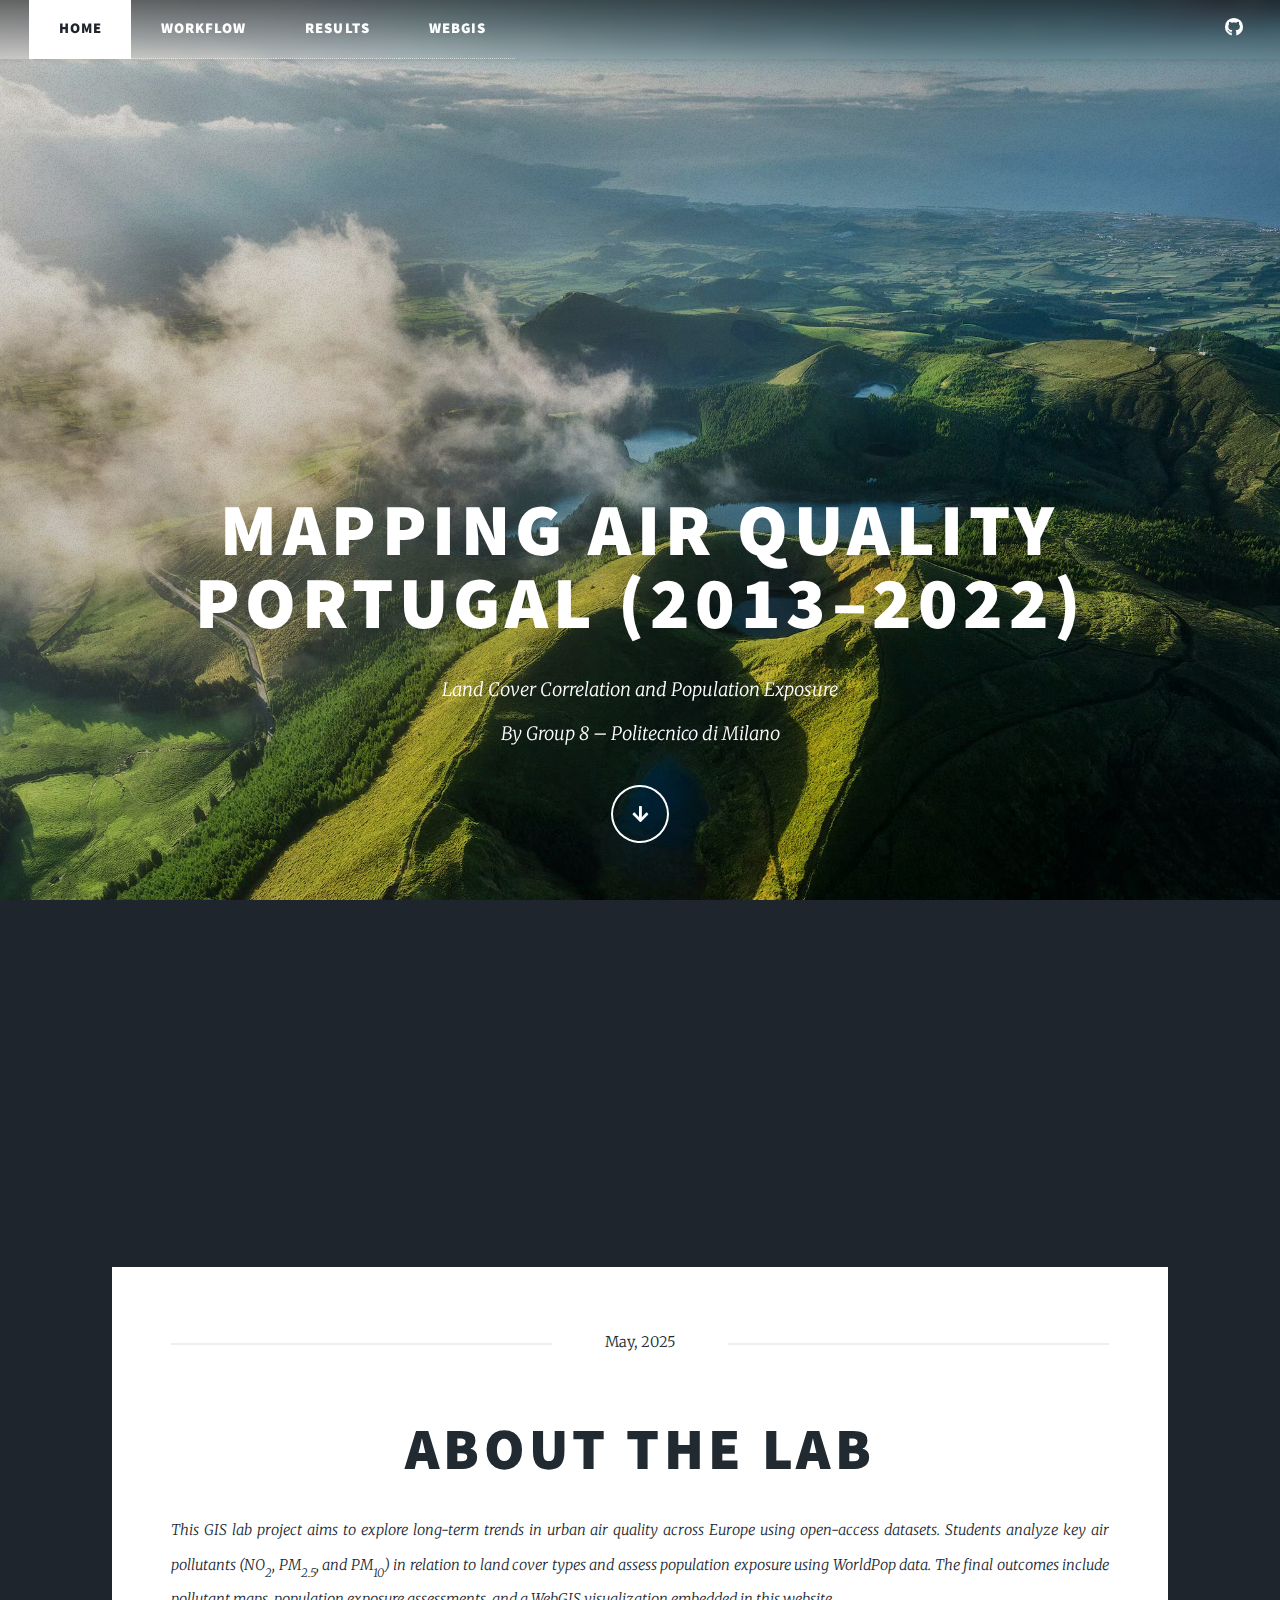
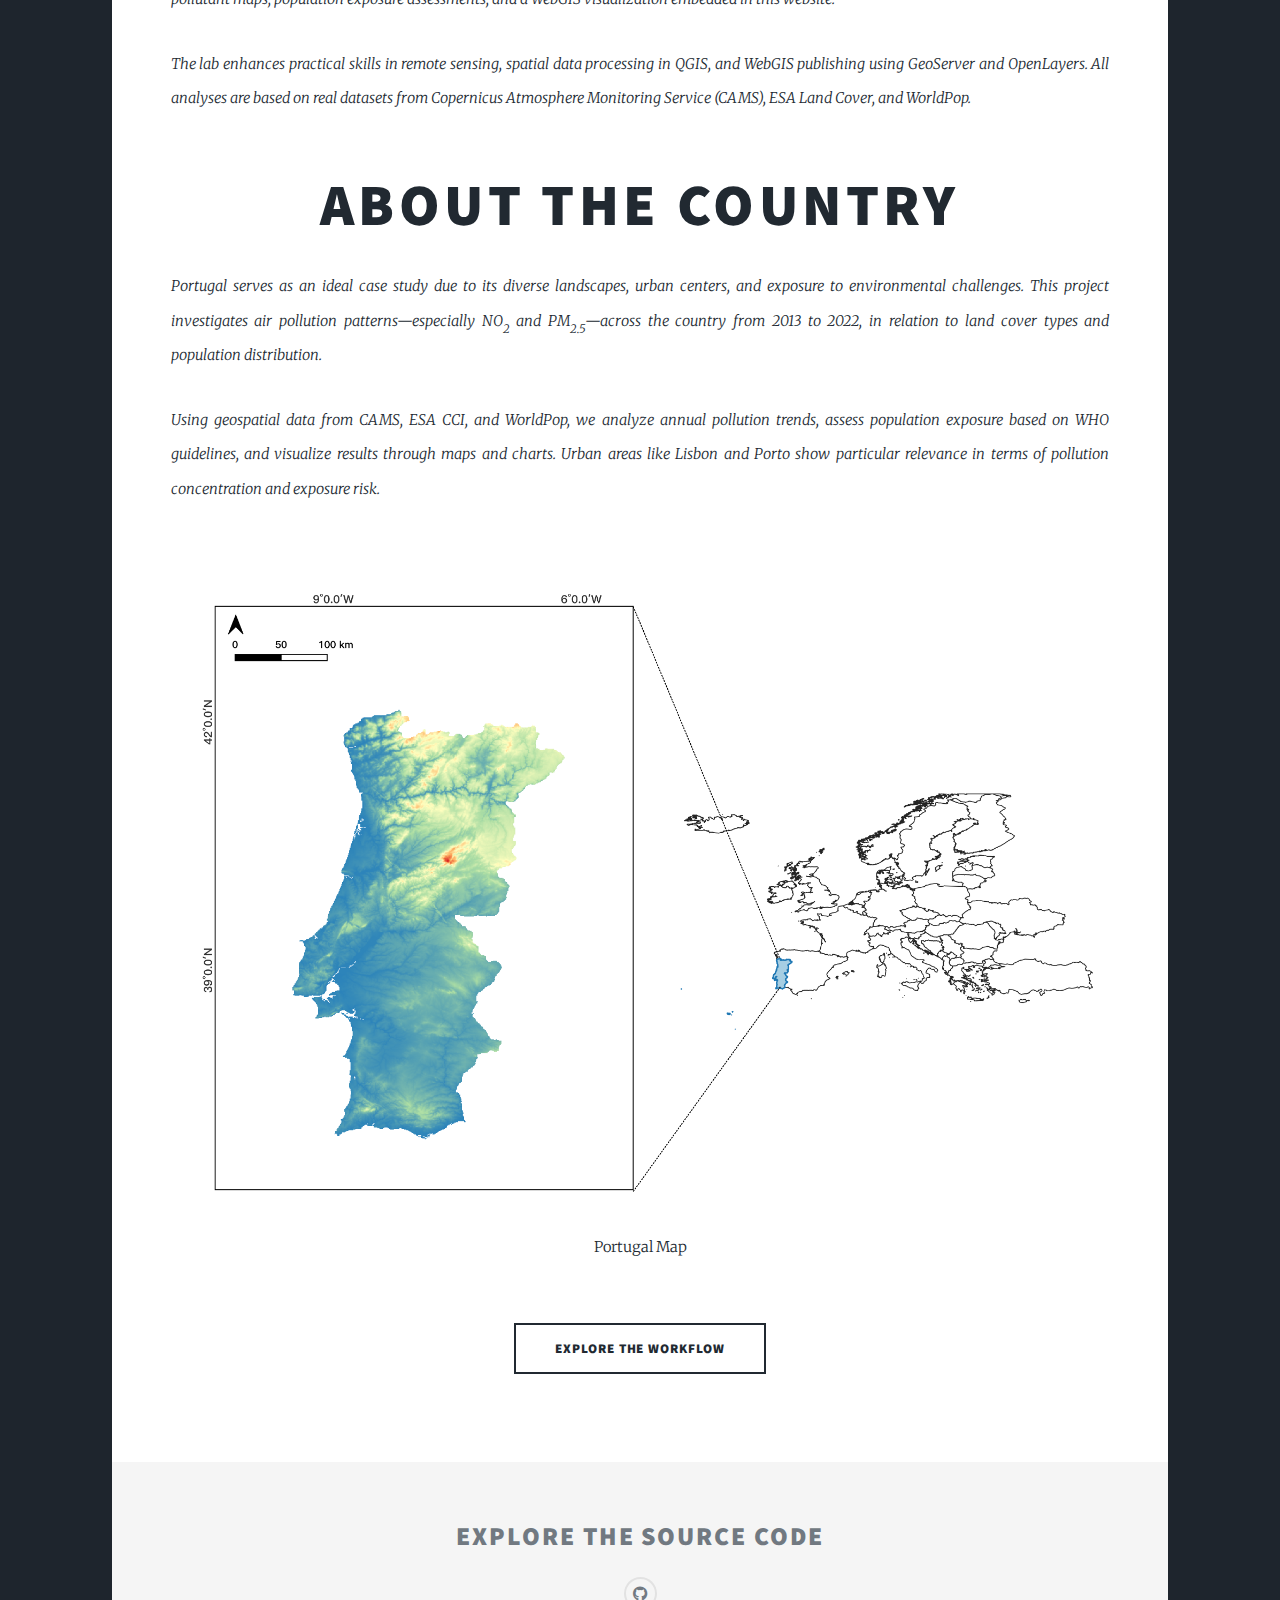
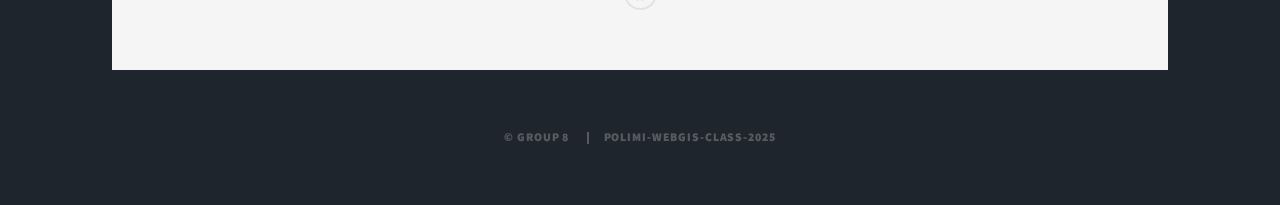
<file: index.html>
<!DOCTYPE HTML>
<!--
	Massively by HTML5 UP
	html5up.net | @ajlkn
	Free for personal and commercial use under the CCA 3.0 license (html5up.net/license)
-->
<html xmlns="http://www.w3.org/1999/html">

<head>
	<title>PORTUGAL</title>
	<meta charset="utf-8" />
	<meta name="viewport" content="width=device-width, initial-scale=1, user-scalable=no" />
	<link rel="stylesheet" href="assets/css/main.css" />
	<noscript>
		<link rel="stylesheet" href="assets/css/noscript.css" />
	</noscript>
</head>

<body class="is-preload">

	<!-- Nav -->
	<nav id="nav">
		<ul class="links">
			<li class="active"><a href="index.html">home</a></li>
			<li><a href="workflow.html">workflow</a></li>
			<li><a href="results.html">results</a></li>
			<li><a href="webgis.html">webgis</a></li>
		</ul>
		<ul class="icons">
			<!--							<li><a href="#" class="icon brands fa-twitter"><span class="label">Twitter</span></a></li>-->
			<!--							<li><a href="#" class="icon brands fa-facebook-f"><span class="label">Facebook</span></a></li>-->
			<!--							<li><a href="#" class="icon brands fa-instagram"><span class="label">Instagram</span></a></li>-->
			<li><a href="https://github.com/zhangzihao7314/gislab_group08" class="icon brands fa-github"><span
						class="label">GitHub</span></a></li>
		</ul>
	</nav>
	<!-- Wrapper -->
	<div id="wrapper" class="fade-in">

		<!-- Intro -->
		<div id="intro">
			<h1>MAPPING AIR QUALITY<br />
				PORTUGAL (2013–2022)</h1>
			<p class="major">Land Cover Correlation and Population Exposure<br />By Group 8 – Politecnico di Milano
			</p>
			<ul class="actions">
				<li><a href="#header" class="button icon solid solo fa-arrow-down scrolly">Continue</a></li>
			</ul>
		</div>

		<!-- Header -->
		<header id="header">
			<a href="index.html" class="logo">PORTUGAL AIR QUALITY</a>
		</header>


		<!-- Main -->
		<div id="main">

			<!-- Featured Post -->
			<article class="post featured">
				<header class="major">
					<span class="date">May, 2025</span>
					<h2>About the lab</h2>
					<p>
						This GIS lab project aims to explore long-term trends in urban air quality across Europe using
						open-access datasets.
						Students analyze key air pollutants (NO<sub>2</sub>, PM<sub>2.5</sub>, and PM<sub>10</sub>) in
						relation to land cover types
						and assess population exposure using WorldPop data. The final outcomes include pollutant maps,
						population exposure assessments,
						and a WebGIS visualization embedded in this website.
					</p>
					<p>
						The lab enhances practical skills in remote sensing, spatial data processing in QGIS, and WebGIS
						publishing using GeoServer and OpenLayers.
						All analyses are based on real datasets from Copernicus Atmosphere Monitoring Service (CAMS),
						ESA Land Cover, and WorldPop.
					</p>
				</header>

				<header class="major">
					<h2>About the country</h2>
					<p>
						Portugal serves as an ideal case study due to its diverse landscapes, urban centers, and
						exposure to environmental challenges.
						This project investigates air pollution patterns—especially NO<sub>2</sub> and
						PM<sub>2.5</sub>—across the country from 2013 to 2022,
						in relation to land cover types and population distribution.
					</p>
					
					<p>
						Using geospatial data from CAMS, ESA CCI, and WorldPop, we analyze annual pollution trends,
						assess population exposure based on WHO guidelines,
						and visualize results through maps and charts. Urban areas like Lisbon and Porto show particular
						relevance in terms of pollution concentration and exposure risk.
					</p>
				</header>
				
				<a class="image main"><img src="images/home_country.jpg" alt="" />Portugal Map</a>


				<ul class="actions special">
					<li><a href="workflow.html" class="button large">EXPLORE THE WORKFLOW</a></li>
				</ul>
			</article>
		</div>

		<!-- Footer -->
		<footer id="footer">
			<section class="align-center">
				<section>
					<h2>EXPLORE THE SOURCE CODE</h2>
					<ul class="icons alt">
						<li><a href="https://github.com/zhangzihao7314/gislab_group08"
								class="icon brands alt fa-github"><span class="label">GitHub</span></a></li>
					</ul>
				</section>
			</section>
		</footer>

		<!-- Copyright -->
		<div id="copyright">
			<ul>
				<li>&copy; Group 8</li>
				<li>polimi-webgis-class-2025</a></li>
			</ul>
		</div>

	</div>

	<!-- Scripts -->
	<script src="assets/js/jquery.min.js"></script>
	<script src="assets/js/jquery.scrollex.min.js"></script>
	<script src="assets/js/jquery.scrolly.min.js"></script>
	<script src="assets/js/browser.min.js"></script>
	<script src="assets/js/breakpoints.min.js"></script>
	<script src="assets/js/util.js"></script>
	<script src="assets/js/main.js"></script>

</body>

</html>
</file>
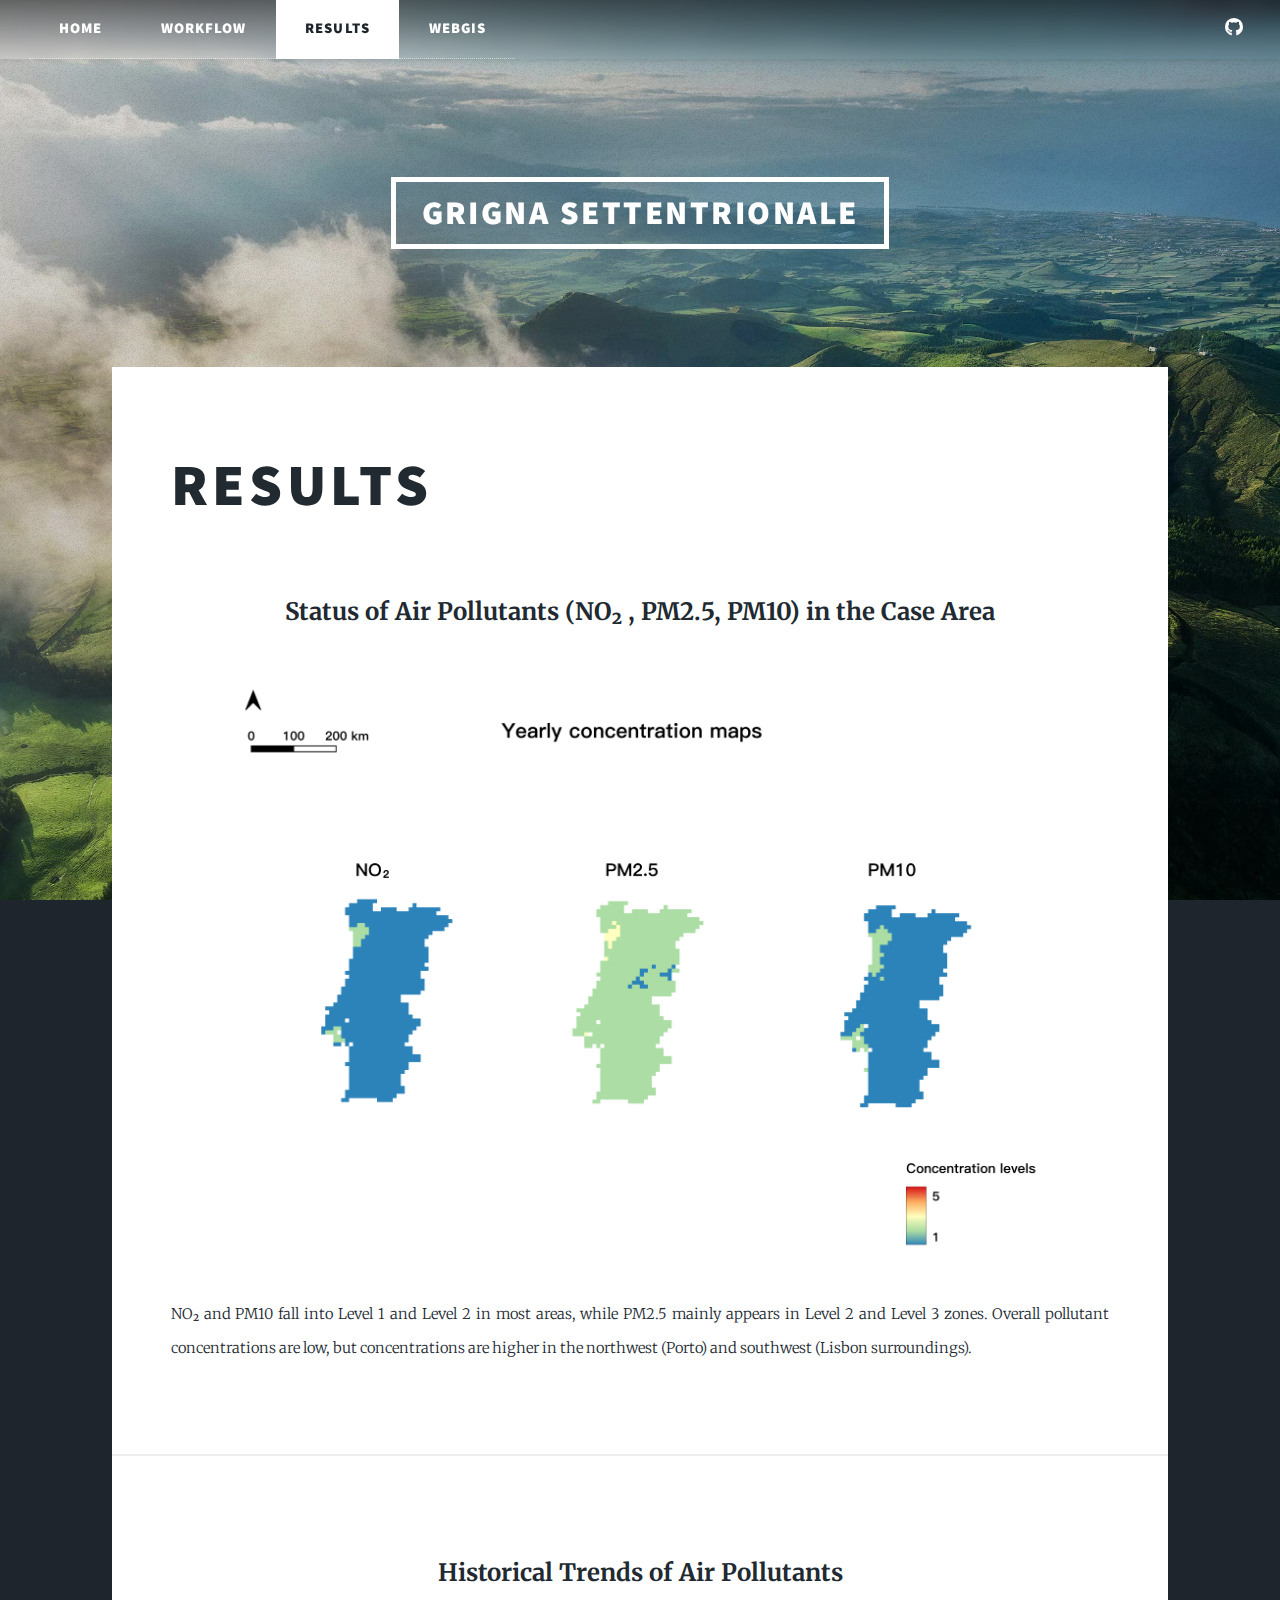
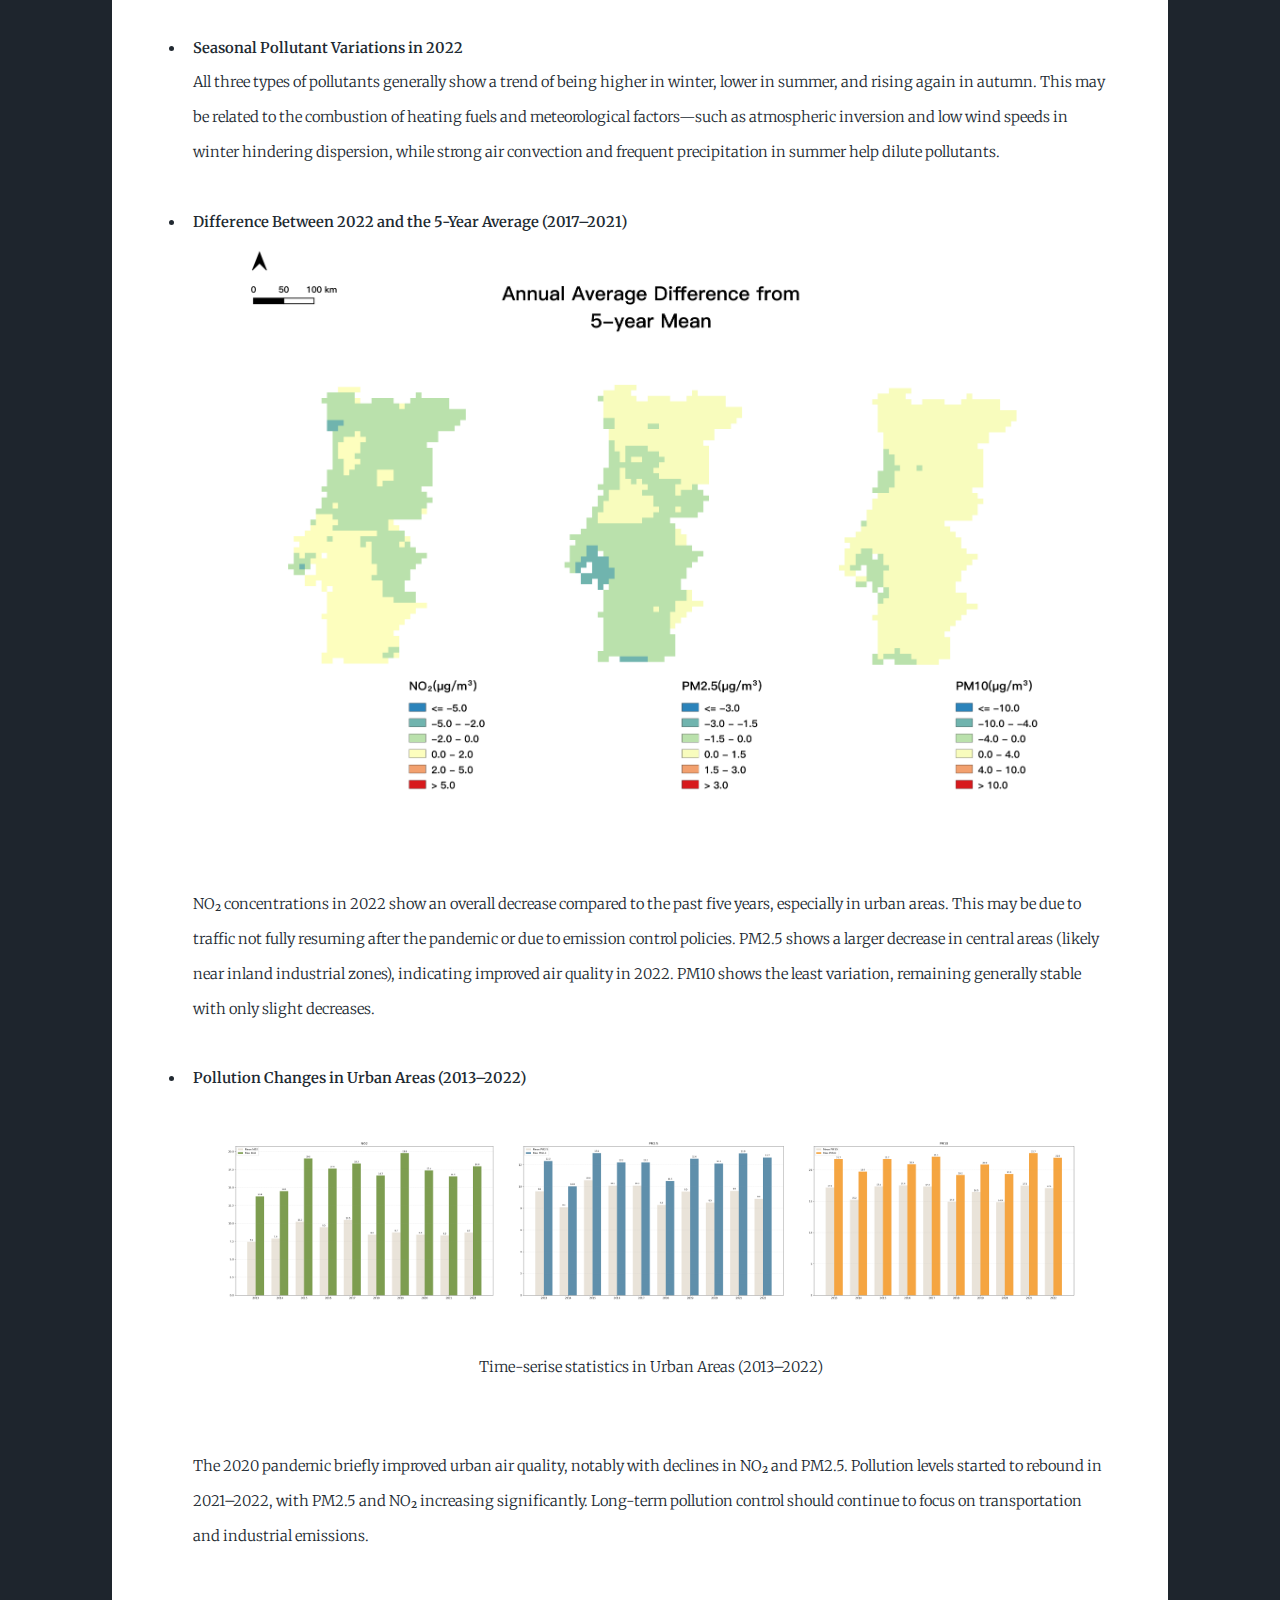
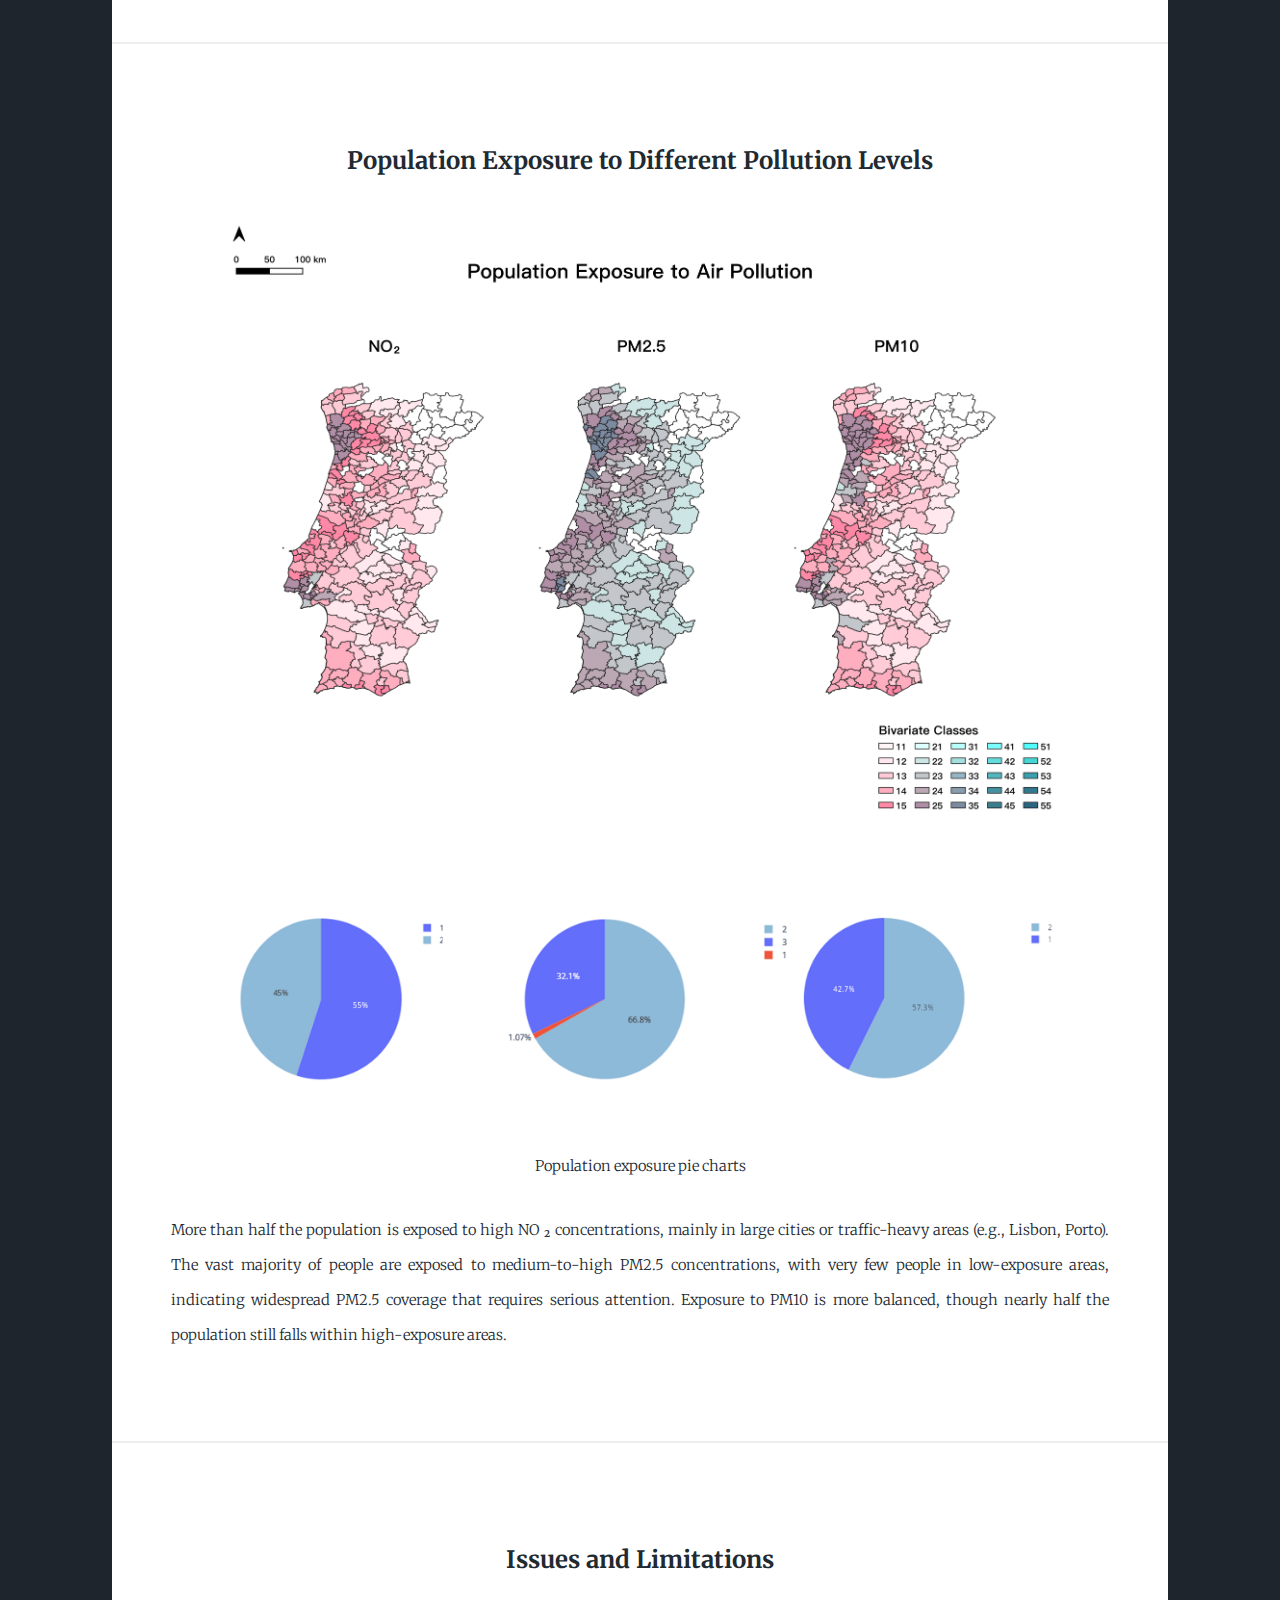
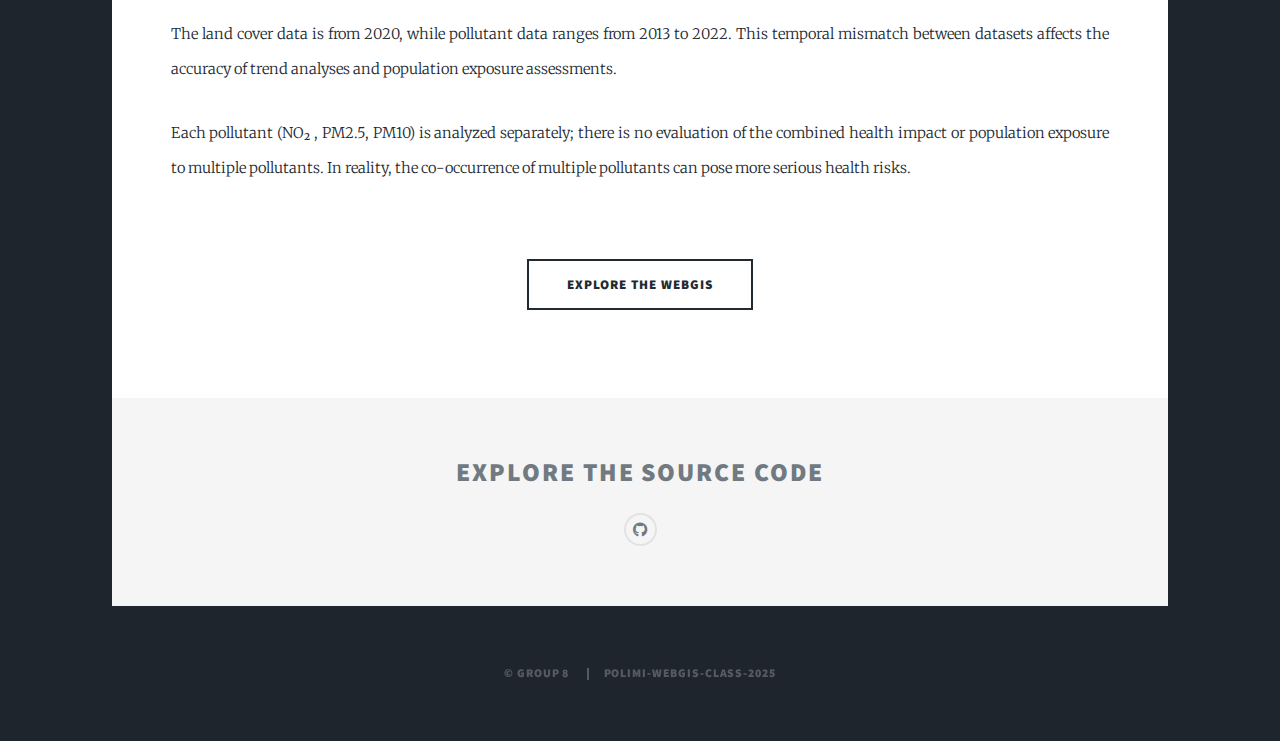
<file: results.html>
<!DOCTYPE HTML>
<html>

<head>
	<title>PORTUGAL</title>
	<meta charset="utf-8" />
	<meta name="viewport" content="width=device-width, initial-scale=1, user-scalable=no" />
	<link rel="stylesheet" href="assets/css/main.css" />
	<noscript>
		<link rel="stylesheet" href="assets/css/noscript.css" />
	</noscript>
</head>

<body class="is-preload">

	<!-- Wrapper -->
	<div id="wrapper">

		<!-- Header -->
		<header id="header">
			<a href="index.html" class="logo">Grigna Settentrionale</a>
		</header>

		<!-- Nav -->
		<nav id="nav">
			<ul class="links">
				<li><a href="index.html">home</a></li>
				<li><a href="workflow.html">workflow</a></li>
				<li class="active"><a href="results.html">results</a></li>
				<li><a href="webgis.html">webgis</a></li>
			</ul>
			<ul class="icons">
				<li><a href="https://github.com/zhangzihao7314/GIS_polimi" class="icon brands fa-github"><span
							class="label">GitHub</span></a></li>
			</ul>
		</nav>

		<!-- Main -->
		<div id="main">

			<!-- Post -->
			<section class="post">
				<header>
					<h1>results</h1>
				</header>
				<br>
				<p style="text-align: center; font-size: x-large; font-weight: bold;">
					Status of Air Pollutants (NO₂ , PM2.5, PM10) in the Case Area
				</p>
				<div class="image main" style="width: 90%; margin: 0 auto"><img src="images/concentration_yearly.jpg"
						alt="" />
					<p style="text-align: center"></p>
				</div>
				<p> NO₂ and PM10 fall into Level 1 and Level 2 in most areas,
					while PM2.5 mainly appears in Level 2 and Level 3 zones. Overall pollutant concentrations are low,
					but concentrations are higher in the northwest (Porto) and southwest (Lisbon surroundings).</p>
			</section>

			<section class="post">
				<p style="text-align: center; font-size: x-large; font-weight: bold;">
					Historical Trends of Air Pollutants
				</p>
				<ul>
					<li><b>Seasonal Pollutant Variations in 2022</b>
						</br>All three types of pollutants generally show a trend of being higher in winter, lower in
						summer, and rising again in autumn. This may be related to the combustion of heating fuels and
						meteorological factors—such as atmospheric inversion and low wind speeds in winter hindering
						dispersion, while strong air convection and frequent precipitation in summer help dilute
						pollutants.
					</li>
					<br>
					<li><b>Difference Between 2022 and the 5-Year Average (2017–2021)</b>
						<div class="image main" style="width: 90%; margin: 0 auto"><img src="images/5-year.jpg"
								alt="" />
							<p style="text-align: center"></p>
						</div>
						</br>NO₂ concentrations in 2022
						show an overall decrease compared to the past five years, especially in urban areas. This may be
						due to traffic not fully resuming after the pandemic or due to emission control policies. PM2.5
						shows a larger decrease in central areas (likely near inland industrial zones), indicating
						improved air quality in 2022. PM10 shows the least variation, remaining generally stable with
						only slight decreases.
					</li>
					<br>
					<li><b>Pollution Changes in Urban Areas (2013–2022)</b>
						<div class="image main" style="width: 100%; margin: 0 auto"><img src="images/no2-pm2p5-pm10.png"
								alt="" />
							<p style="text-align: center">Time-serise statistics in Urban Areas (2013–2022)</p>
						</div>
						</br>The 2020 pandemic briefly improved urban
						air quality, notably with declines in NO₂ and PM2.5. Pollution levels started to rebound in
						2021–2022, with PM2.5 and NO₂ increasing significantly. Long-term pollution control should
						continue to focus on transportation and industrial emissions.
					</li>
				</ul>
			</section>

			<section class="post">
				<p style="text-align: center; font-size: x-large; font-weight: bold;">
					Population Exposure to Different Pollution Levels
				</p>
				<div class="image main" style="width: 90%; margin: 0 auto"><img src="images/population_pollution.jpg"
						alt="" />
					<p style="text-align: center"></p>
				</div>
				<div class="image main" style="width: 100%; margin: 0 auto"><img src="images/CHART.png"
						alt="" />
					<p style="text-align: center">Population exposure pie charts</p>
				</div>

				<p>More than half the population is exposed to high NO ₂ concentrations, mainly in large cities or
					traffic-heavy areas (e.g., Lisbon, Porto). The vast majority of people are exposed to medium-to-high
					PM2.5 concentrations, with very few people in low-exposure areas, indicating widespread PM2.5
					coverage that requires serious attention. Exposure to PM10 is more balanced, though nearly half the
					population still falls within high-exposure areas. </p>
			</section>

			<section class="post">
				<p style="text-align: center; font-size: x-large; font-weight: bold;">
					Issues and Limitations
				</p>
				<p>The land cover data is from 2020, while pollutant data ranges from 2013 to 2022. This temporal
					mismatch between datasets affects the accuracy of trend analyses and population exposure
					assessments.</p>
				<p>Each pollutant (NO₂ , PM2.5, PM10) is analyzed separately; there is no evaluation of the combined
					health impact or population exposure to multiple pollutants. In reality, the co-occurrence of
					multiple pollutants can pose more serious health risks.</p>
				<ul class="actions special" style="margin-top: 5rem">
					<li><a href="webgis.html" class="button large">EXPLORE THE WebGIS</a></li>
				</ul>
			</section>

		</div>
	</div>
	<!-- Footer -->
	<footer id="footer">
		<section class="align-center">
			<section>
				<h2>EXPLORE THE SOURCE CODE</h2>
				<ul class="icons alt">
					<li><a href="https://github.com/zhangzihao7314/GIS_polimi" class="icon brands alt fa-github"><span
								class="label">GitHub</span></a></li>
				</ul>
			</section>
		</section>
	</footer>


	<!-- Copyright -->
	<div id="copyright">
		<ul>
			<li>&copy; Group 8</li>
			<li>polimi-webgis-class-2025</a></li>
		</ul>
	</div>

	</div>

	<!-- Scripts -->
	<script src="assets/js/jquery.min.js"></script>
	<script src="assets/js/jquery.scrollex.min.js"></script>
	<script src="assets/js/jquery.scrolly.min.js"></script>
	<script src="assets/js/browser.min.js"></script>
	<script src="assets/js/breakpoints.min.js"></script>
	<script src="assets/js/util.js"></script>
	<script src="assets/js/main.js"></script>

</body>

</html>
</file>
<file: assets/css/main.css>
@import url(fontawesome-all.min.css);
@import url("https://fonts.googleapis.com/css?family=Merriweather:300,700,300italic,700italic|Source+Sans+Pro:900");

/*
	Massively by HTML5 UP
	html5up.net | @ajlkn
	Free for personal and commercial use under the CCA 3.0 license (html5up.net/license)
*/

html, body, div, span, applet, object,
iframe, h1, h2, h3, h4, h5, h6, p, blockquote,
pre, a, abbr, acronym, address, big, cite,
code, del, dfn, em, img, ins, kbd, q, s, samp,
small, strike, strong, sub, sup, tt, var, b,
u, i, center, dl, dt, dd, ol, ul, li, fieldset,
form, label, legend, table, caption, tbody,
tfoot, thead, tr, th, td, article, aside,
canvas, details, embed, figure, figcaption,
footer, header, hgroup, menu, nav, output, ruby,
section, summary, time, mark, audio, video {
	margin: 0;
	padding: 0;
	border: 0;
	font-size: 100%;
	font: inherit;
	vertical-align: baseline;}

article, aside, details, figcaption, figure,
footer, header, hgroup, menu, nav, section {
	display: block;}

body {
	line-height: 1;
}

ol, ul {
	list-style: none;
}

blockquote, q {
	quotes: none;
}

	blockquote:before, blockquote:after, q:before, q:after {
		content: '';
		content: none;
	}

table {
	border-collapse: collapse;
	border-spacing: 0;
}

body {
	-webkit-text-size-adjust: none;
}

mark {
	background-color: transparent;
	color: inherit;
}

input::-moz-focus-inner {
	border: 0;
	padding: 0;
}

input, select, textarea {
	-moz-appearance: none;
	-webkit-appearance: none;
	-ms-appearance: none;
	appearance: none;
}

/* Basic */

	@-ms-viewport {
		width: device-width;
	}

	body {
		-ms-overflow-style: scrollbar;
	}

	@media screen and (max-width: 480px) {

		html, body {
			min-width: 320px;
		}

	}

	html {
		box-sizing: border-box;
	}

	*, *:before, *:after {
		box-sizing: inherit;
	}

	body {
		background-color: #1e252d;
	}

		body.is-preload *, body.is-preload *:before, body.is-preload *:after {
			-moz-animation: none !important;
			-webkit-animation: none !important;
			-ms-animation: none !important;
			animation: none !important;
			-moz-transition: none !important;
			-webkit-transition: none !important;
			-ms-transition: none !important;
			transition: none !important;
		}

/* Type */

	html {
		font-size: 16pt;
	}

		@media screen and (max-width: 1680px) {

			html {
				font-size: 12pt;
			}

		}

		@media screen and (max-width: 1280px) {

			html {
				font-size: 11pt;
			}

		}

		@media screen and (max-width: 360px) {

			html {
				font-size: 10pt;
			}

		}

	body {
		color: #212931;
	}

	body, input, select, textarea {
		font-family: "Merriweather", Georgia, serif;
		font-weight: 300;
		font-size: 1rem;
		line-height: 2.375;
	}

	a {
		-moz-transition: color 0.2s ease-in-out, background-color 0.2s ease-in-out, border-color 0.2s ease-in-out, box-shadow 0.2s ease-in-out;
		-webkit-transition: color 0.2s ease-in-out, background-color 0.2s ease-in-out, border-color 0.2s ease-in-out, box-shadow 0.2s ease-in-out;
		-ms-transition: color 0.2s ease-in-out, background-color 0.2s ease-in-out, border-color 0.2s ease-in-out, box-shadow 0.2s ease-in-out;
		transition: color 0.2s ease-in-out, background-color 0.2s ease-in-out, border-color 0.2s ease-in-out, box-shadow 0.2s ease-in-out;
		border-bottom: dotted 1px;
		text-decoration: none;
	}

		a:hover {
			border-bottom-color: transparent;
		}

	strong, b {
		font-weight: 600;
	}

	em, i {
		font-style: italic;
	}

	p {
		text-align: justify;
		margin: 0 0 2rem 0;
	}

	h1, h2, h3, h4, h5, h6 {
		font-family: "Source Sans Pro", Helvetica, sans-serif;
		font-weight: 900;
		line-height: 1.5;
		letter-spacing: 0.075em;
		text-transform: uppercase;
		margin: 0 0 1rem 0;
	}

		h1 a, h2 a, h3 a, h4 a, h5 a, h6 a {
			border-bottom: 0;
			color: inherit;
			text-decoration: none;
		}

	h1 {
		font-size: 4rem;
		line-height: 1.1;
		margin: 0 0 2rem 0;
	}

	h2 {
		font-size: 1.75rem;
		line-height: 1.3;
		margin: 0 0 1.5rem 0;
	}

	h3 {
		font-size: 1.25rem;
		margin: 0 0 1.5rem 0;
	}

	h4 {
		font-size: 1rem;
	}

	h5 {
		font-size: 0.9rem;
	}

	h6 {
		font-size: 0.8rem;
	}

	sub {
		font-size: 0.8rem;
		position: relative;
		top: 0.5rem;
	}

	sup {
		font-size: 0.8rem;
		position: relative;
		top: -0.5rem;
	}

	blockquote {
		border-left: solid 4px;
		font-style: italic;
		margin: 0 0 2rem 0;
		padding: 0.5rem 0 0.5rem 2rem;
	}

	code {
		border: solid 2px;
		font-family: "Courier New", monospace;
		font-size: 0.9rem;
		margin: 0 0.25rem;
		padding: 0.25rem 0.65rem;
	}

	pre {
		-webkit-overflow-scrolling: touch;
		font-family: "Courier New", monospace;
		font-size: 0.9rem;
		margin: 0 0 2rem 0;
	}

		pre code {
			display: block;
			line-height: 1.75;
			padding: 1rem 1.5rem;
			overflow-x: auto;
		}

	hr {
		border: 0;
		border-bottom: solid 2px;
		margin: 3rem 0;
	}

		hr.major {
			margin: 5rem 0;
		}

	.align-left {
		text-align: left;
	}

	.align-center {
		text-align: center;
	}

	.align-right {
		text-align: right;
	}

	input, select, textarea {
		color: #212931;
	}

	a {
		color: #212931;
		border-bottom-color: rgba(33, 41, 49, 0.5);
	}

		a:hover {
			border-bottom-color: transparent;
			color: #18bfef !important;
		}

	strong, b {
		color: #212931;
	}

	h1, h2, h3, h4, h5, h6 {
		color: #212931;
	}

	blockquote {
		border-left-color: #eeeeee;
	}

	code {
		background: rgba(220, 220, 220, 0.25);
		border-color: #eeeeee;
	}

	hr {
		border-bottom-color: #eeeeee;
	}

/* Row */

	.row {
		display: flex;
		flex-wrap: wrap;
		box-sizing: border-box;
		align-items: stretch;
	}

		.row > * {
			box-sizing: border-box;
		}

		.row.gtr-uniform > * > :last-child {
			margin-bottom: 0;
		}

		.row.aln-left {
			justify-content: flex-start;
		}

		.row.aln-center {
			justify-content: center;
		}

		.row.aln-right {
			justify-content: flex-end;
		}

		.row.aln-top {
			align-items: flex-start;
		}

		.row.aln-middle {
			align-items: center;
		}

		.row.aln-bottom {
			align-items: flex-end;
		}

		.row > .imp {
			order: -1;
		}

		.row > .col-1 {
			width: 8.33333%;
		}

		.row > .off-1 {
			margin-left: 8.33333%;
		}

		.row > .col-2 {
			width: 16.66667%;
		}

		.row > .off-2 {
			margin-left: 16.66667%;
		}

		.row > .col-3 {
			width: 25%;
		}

		.row > .off-3 {
			margin-left: 25%;
		}

		.row > .col-4 {
			width: 33.33333%;
		}

		.row > .off-4 {
			margin-left: 33.33333%;
		}

		.row > .col-5 {
			width: 41.66667%;
		}

		.row > .off-5 {
			margin-left: 41.66667%;
		}

		.row > .col-6 {
			width: 50%;
		}

		.row > .off-6 {
			margin-left: 50%;
		}

		.row > .col-7 {
			width: 58.33333%;
		}

		.row > .off-7 {
			margin-left: 58.33333%;
		}

		.row > .col-8 {
			width: 66.66667%;
		}

		.row > .off-8 {
			margin-left: 66.66667%;
		}

		.row > .col-9 {
			width: 75%;
		}

		.row > .off-9 {
			margin-left: 75%;
		}

		.row > .col-10 {
			width: 83.33333%;
		}

		.row > .off-10 {
			margin-left: 83.33333%;
		}

		.row > .col-11 {
			width: 91.66667%;
		}

		.row > .off-11 {
			margin-left: 91.66667%;
		}

		.row > .col-12 {
			width: 100%;
		}

		.row > .off-12 {
			margin-left: 100%;
		}

		.row.gtr-0 {
			margin-top: 0;
			margin-left: 0rem;
		}

			.row.gtr-0 > * {
				padding: 0 0 0 0rem;
			}

			.row.gtr-0.gtr-uniform {
				margin-top: 0rem;
			}

				.row.gtr-0.gtr-uniform > * {
					padding-top: 0rem;
				}

		.row.gtr-25 {
			margin-top: 0;
			margin-left: -0.375rem;
		}

			.row.gtr-25 > * {
				padding: 0 0 0 0.375rem;
			}

			.row.gtr-25.gtr-uniform {
				margin-top: -0.375rem;
			}

				.row.gtr-25.gtr-uniform > * {
					padding-top: 0.375rem;
				}

		.row.gtr-50 {
			margin-top: 0;
			margin-left: -0.75rem;
		}

			.row.gtr-50 > * {
				padding: 0 0 0 0.75rem;
			}

			.row.gtr-50.gtr-uniform {
				margin-top: -0.75rem;
			}

				.row.gtr-50.gtr-uniform > * {
					padding-top: 0.75rem;
				}

		.row {
			margin-top: 0;
			margin-left: -1.5rem;
		}

			.row > * {
				padding: 0 0 0 1.5rem;
			}

			.row.gtr-uniform {
				margin-top: -1.5rem;
			}

				.row.gtr-uniform > * {
					padding-top: 1.5rem;
				}

		.row.gtr-150 {
			margin-top: 0;
			margin-left: -2.25rem;
		}

			.row.gtr-150 > * {
				padding: 0 0 0 2.25rem;
			}

			.row.gtr-150.gtr-uniform {
				margin-top: -2.25rem;
			}

				.row.gtr-150.gtr-uniform > * {
					padding-top: 2.25rem;
				}

		.row.gtr-200 {
			margin-top: 0;
			margin-left: -3rem;
		}

			.row.gtr-200 > * {
				padding: 0 0 0 3rem;
			}

			.row.gtr-200.gtr-uniform {
				margin-top: -3rem;
			}

				.row.gtr-200.gtr-uniform > * {
					padding-top: 3rem;
				}

		@media screen and (max-width: 1680px) {

			.row {
				display: flex;
				flex-wrap: wrap;
				box-sizing: border-box;
				align-items: stretch;
			}

				.row > * {
					box-sizing: border-box;
				}

				.row.gtr-uniform > * > :last-child {
					margin-bottom: 0;
				}

				.row.aln-left {
					justify-content: flex-start;
				}

				.row.aln-center {
					justify-content: center;
				}

				.row.aln-right {
					justify-content: flex-end;
				}

				.row.aln-top {
					align-items: flex-start;
				}

				.row.aln-middle {
					align-items: center;
				}

				.row.aln-bottom {
					align-items: flex-end;
				}

				.row > .imp-xlarge {
					order: -1;
				}

				.row > .col-1-xlarge {
					width: 8.33333%;
				}

				.row > .off-1-xlarge {
					margin-left: 8.33333%;
				}

				.row > .col-2-xlarge {
					width: 16.66667%;
				}

				.row > .off-2-xlarge {
					margin-left: 16.66667%;
				}

				.row > .col-3-xlarge {
					width: 25%;
				}

				.row > .off-3-xlarge {
					margin-left: 25%;
				}

				.row > .col-4-xlarge {
					width: 33.33333%;
				}

				.row > .off-4-xlarge {
					margin-left: 33.33333%;
				}

				.row > .col-5-xlarge {
					width: 41.66667%;
				}

				.row > .off-5-xlarge {
					margin-left: 41.66667%;
				}

				.row > .col-6-xlarge {
					width: 50%;
				}

				.row > .off-6-xlarge {
					margin-left: 50%;
				}

				.row > .col-7-xlarge {
					width: 58.33333%;
				}

				.row > .off-7-xlarge {
					margin-left: 58.33333%;
				}

				.row > .col-8-xlarge {
					width: 66.66667%;
				}

				.row > .off-8-xlarge {
					margin-left: 66.66667%;
				}

				.row > .col-9-xlarge {
					width: 75%;
				}

				.row > .off-9-xlarge {
					margin-left: 75%;
				}

				.row > .col-10-xlarge {
					width: 83.33333%;
				}

				.row > .off-10-xlarge {
					margin-left: 83.33333%;
				}

				.row > .col-11-xlarge {
					width: 91.66667%;
				}

				.row > .off-11-xlarge {
					margin-left: 91.66667%;
				}

				.row > .col-12-xlarge {
					width: 100%;
				}

				.row > .off-12-xlarge {
					margin-left: 100%;
				}

				.row.gtr-0 {
					margin-top: 0;
					margin-left: 0rem;
				}

					.row.gtr-0 > * {
						padding: 0 0 0 0rem;
					}

					.row.gtr-0.gtr-uniform {
						margin-top: 0rem;
					}

						.row.gtr-0.gtr-uniform > * {
							padding-top: 0rem;
						}

				.row.gtr-25 {
					margin-top: 0;
					margin-left: -0.375rem;
				}

					.row.gtr-25 > * {
						padding: 0 0 0 0.375rem;
					}

					.row.gtr-25.gtr-uniform {
						margin-top: -0.375rem;
					}

						.row.gtr-25.gtr-uniform > * {
							padding-top: 0.375rem;
						}

				.row.gtr-50 {
					margin-top: 0;
					margin-left: -0.75rem;
				}

					.row.gtr-50 > * {
						padding: 0 0 0 0.75rem;
					}

					.row.gtr-50.gtr-uniform {
						margin-top: -0.75rem;
					}

						.row.gtr-50.gtr-uniform > * {
							padding-top: 0.75rem;
						}

				.row {
					margin-top: 0;
					margin-left: -1.5rem;
				}

					.row > * {
						padding: 0 0 0 1.5rem;
					}

					.row.gtr-uniform {
						margin-top: -1.5rem;
					}

						.row.gtr-uniform > * {
							padding-top: 1.5rem;
						}

				.row.gtr-150 {
					margin-top: 0;
					margin-left: -2.25rem;
				}

					.row.gtr-150 > * {
						padding: 0 0 0 2.25rem;
					}

					.row.gtr-150.gtr-uniform {
						margin-top: -2.25rem;
					}

						.row.gtr-150.gtr-uniform > * {
							padding-top: 2.25rem;
						}

				.row.gtr-200 {
					margin-top: 0;
					margin-left: -3rem;
				}

					.row.gtr-200 > * {
						padding: 0 0 0 3rem;
					}

					.row.gtr-200.gtr-uniform {
						margin-top: -3rem;
					}

						.row.gtr-200.gtr-uniform > * {
							padding-top: 3rem;
						}

		}

		@media screen and (max-width: 1280px) {

			.row {
				display: flex;
				flex-wrap: wrap;
				box-sizing: border-box;
				align-items: stretch;
			}

				.row > * {
					box-sizing: border-box;
				}

				.row.gtr-uniform > * > :last-child {
					margin-bottom: 0;
				}

				.row.aln-left {
					justify-content: flex-start;
				}

				.row.aln-center {
					justify-content: center;
				}

				.row.aln-right {
					justify-content: flex-end;
				}

				.row.aln-top {
					align-items: flex-start;
				}

				.row.aln-middle {
					align-items: center;
				}

				.row.aln-bottom {
					align-items: flex-end;
				}

				.row > .imp-large {
					order: -1;
				}

				.row > .col-1-large {
					width: 8.33333%;
				}

				.row > .off-1-large {
					margin-left: 8.33333%;
				}

				.row > .col-2-large {
					width: 16.66667%;
				}

				.row > .off-2-large {
					margin-left: 16.66667%;
				}

				.row > .col-3-large {
					width: 25%;
				}

				.row > .off-3-large {
					margin-left: 25%;
				}

				.row > .col-4-large {
					width: 33.33333%;
				}

				.row > .off-4-large {
					margin-left: 33.33333%;
				}

				.row > .col-5-large {
					width: 41.66667%;
				}

				.row > .off-5-large {
					margin-left: 41.66667%;
				}

				.row > .col-6-large {
					width: 50%;
				}

				.row > .off-6-large {
					margin-left: 50%;
				}

				.row > .col-7-large {
					width: 58.33333%;
				}

				.row > .off-7-large {
					margin-left: 58.33333%;
				}

				.row > .col-8-large {
					width: 66.66667%;
				}

				.row > .off-8-large {
					margin-left: 66.66667%;
				}

				.row > .col-9-large {
					width: 75%;
				}

				.row > .off-9-large {
					margin-left: 75%;
				}

				.row > .col-10-large {
					width: 83.33333%;
				}

				.row > .off-10-large {
					margin-left: 83.33333%;
				}

				.row > .col-11-large {
					width: 91.66667%;
				}

				.row > .off-11-large {
					margin-left: 91.66667%;
				}

				.row > .col-12-large {
					width: 100%;
				}

				.row > .off-12-large {
					margin-left: 100%;
				}

				.row.gtr-0 {
					margin-top: 0;
					margin-left: 0rem;
				}

					.row.gtr-0 > * {
						padding: 0 0 0 0rem;
					}

					.row.gtr-0.gtr-uniform {
						margin-top: 0rem;
					}

						.row.gtr-0.gtr-uniform > * {
							padding-top: 0rem;
						}

				.row.gtr-25 {
					margin-top: 0;
					margin-left: -0.375rem;
				}

					.row.gtr-25 > * {
						padding: 0 0 0 0.375rem;
					}

					.row.gtr-25.gtr-uniform {
						margin-top: -0.375rem;
					}

						.row.gtr-25.gtr-uniform > * {
							padding-top: 0.375rem;
						}

				.row.gtr-50 {
					margin-top: 0;
					margin-left: -0.75rem;
				}

					.row.gtr-50 > * {
						padding: 0 0 0 0.75rem;
					}

					.row.gtr-50.gtr-uniform {
						margin-top: -0.75rem;
					}

						.row.gtr-50.gtr-uniform > * {
							padding-top: 0.75rem;
						}

				.row {
					margin-top: 0;
					margin-left: -1.5rem;
				}

					.row > * {
						padding: 0 0 0 1.5rem;
					}

					.row.gtr-uniform {
						margin-top: -1.5rem;
					}

						.row.gtr-uniform > * {
							padding-top: 1.5rem;
						}

				.row.gtr-150 {
					margin-top: 0;
					margin-left: -2.25rem;
				}

					.row.gtr-150 > * {
						padding: 0 0 0 2.25rem;
					}

					.row.gtr-150.gtr-uniform {
						margin-top: -2.25rem;
					}

						.row.gtr-150.gtr-uniform > * {
							padding-top: 2.25rem;
						}

				.row.gtr-200 {
					margin-top: 0;
					margin-left: -3rem;
				}

					.row.gtr-200 > * {
						padding: 0 0 0 3rem;
					}

					.row.gtr-200.gtr-uniform {
						margin-top: -3rem;
					}

						.row.gtr-200.gtr-uniform > * {
							padding-top: 3rem;
						}

		}

		@media screen and (max-width: 980px) {

			.row {
				display: flex;
				flex-wrap: wrap;
				box-sizing: border-box;
				align-items: stretch;
			}

				.row > * {
					box-sizing: border-box;
				}

				.row.gtr-uniform > * > :last-child {
					margin-bottom: 0;
				}

				.row.aln-left {
					justify-content: flex-start;
				}

				.row.aln-center {
					justify-content: center;
				}

				.row.aln-right {
					justify-content: flex-end;
				}

				.row.aln-top {
					align-items: flex-start;
				}

				.row.aln-middle {
					align-items: center;
				}

				.row.aln-bottom {
					align-items: flex-end;
				}

				.row > .imp-medium {
					order: -1;
				}

				.row > .col-1-medium {
					width: 8.33333%;
				}

				.row > .off-1-medium {
					margin-left: 8.33333%;
				}

				.row > .col-2-medium {
					width: 16.66667%;
				}

				.row > .off-2-medium {
					margin-left: 16.66667%;
				}

				.row > .col-3-medium {
					width: 25%;
				}

				.row > .off-3-medium {
					margin-left: 25%;
				}

				.row > .col-4-medium {
					width: 33.33333%;
				}

				.row > .off-4-medium {
					margin-left: 33.33333%;
				}

				.row > .col-5-medium {
					width: 41.66667%;
				}

				.row > .off-5-medium {
					margin-left: 41.66667%;
				}

				.row > .col-6-medium {
					width: 50%;
				}

				.row > .off-6-medium {
					margin-left: 50%;
				}

				.row > .col-7-medium {
					width: 58.33333%;
				}

				.row > .off-7-medium {
					margin-left: 58.33333%;
				}

				.row > .col-8-medium {
					width: 66.66667%;
				}

				.row > .off-8-medium {
					margin-left: 66.66667%;
				}

				.row > .col-9-medium {
					width: 75%;
				}

				.row > .off-9-medium {
					margin-left: 75%;
				}

				.row > .col-10-medium {
					width: 83.33333%;
				}

				.row > .off-10-medium {
					margin-left: 83.33333%;
				}

				.row > .col-11-medium {
					width: 91.66667%;
				}

				.row > .off-11-medium {
					margin-left: 91.66667%;
				}

				.row > .col-12-medium {
					width: 100%;
				}

				.row > .off-12-medium {
					margin-left: 100%;
				}

				.row.gtr-0 {
					margin-top: 0;
					margin-left: 0rem;
				}

					.row.gtr-0 > * {
						padding: 0 0 0 0rem;
					}

					.row.gtr-0.gtr-uniform {
						margin-top: 0rem;
					}

						.row.gtr-0.gtr-uniform > * {
							padding-top: 0rem;
						}

				.row.gtr-25 {
					margin-top: 0;
					margin-left: -0.375rem;
				}

					.row.gtr-25 > * {
						padding: 0 0 0 0.375rem;
					}

					.row.gtr-25.gtr-uniform {
						margin-top: -0.375rem;
					}

						.row.gtr-25.gtr-uniform > * {
							padding-top: 0.375rem;
						}

				.row.gtr-50 {
					margin-top: 0;
					margin-left: -0.75rem;
				}

					.row.gtr-50 > * {
						padding: 0 0 0 0.75rem;
					}

					.row.gtr-50.gtr-uniform {
						margin-top: -0.75rem;
					}

						.row.gtr-50.gtr-uniform > * {
							padding-top: 0.75rem;
						}

				.row {
					margin-top: 0;
					margin-left: -1.5rem;
				}

					.row > * {
						padding: 0 0 0 1.5rem;
					}

					.row.gtr-uniform {
						margin-top: -1.5rem;
					}

						.row.gtr-uniform > * {
							padding-top: 1.5rem;
						}

				.row.gtr-150 {
					margin-top: 0;
					margin-left: -2.25rem;
				}

					.row.gtr-150 > * {
						padding: 0 0 0 2.25rem;
					}

					.row.gtr-150.gtr-uniform {
						margin-top: -2.25rem;
					}

						.row.gtr-150.gtr-uniform > * {
							padding-top: 2.25rem;
						}

				.row.gtr-200 {
					margin-top: 0;
					margin-left: -3rem;
				}

					.row.gtr-200 > * {
						padding: 0 0 0 3rem;
					}

					.row.gtr-200.gtr-uniform {
						margin-top: -3rem;
					}

						.row.gtr-200.gtr-uniform > * {
							padding-top: 3rem;
						}

		}

		@media screen and (max-width: 736px) {

			.row {
				display: flex;
				flex-wrap: wrap;
				box-sizing: border-box;
				align-items: stretch;
			}

				.row > * {
					box-sizing: border-box;
				}

				.row.gtr-uniform > * > :last-child {
					margin-bottom: 0;
				}

				.row.aln-left {
					justify-content: flex-start;
				}

				.row.aln-center {
					justify-content: center;
				}

				.row.aln-right {
					justify-content: flex-end;
				}

				.row.aln-top {
					align-items: flex-start;
				}

				.row.aln-middle {
					align-items: center;
				}

				.row.aln-bottom {
					align-items: flex-end;
				}

				.row > .imp-small {
					order: -1;
				}

				.row > .col-1-small {
					width: 8.33333%;
				}

				.row > .off-1-small {
					margin-left: 8.33333%;
				}

				.row > .col-2-small {
					width: 16.66667%;
				}

				.row > .off-2-small {
					margin-left: 16.66667%;
				}

				.row > .col-3-small {
					width: 25%;
				}

				.row > .off-3-small {
					margin-left: 25%;
				}

				.row > .col-4-small {
					width: 33.33333%;
				}

				.row > .off-4-small {
					margin-left: 33.33333%;
				}

				.row > .col-5-small {
					width: 41.66667%;
				}

				.row > .off-5-small {
					margin-left: 41.66667%;
				}

				.row > .col-6-small {
					width: 50%;
				}

				.row > .off-6-small {
					margin-left: 50%;
				}

				.row > .col-7-small {
					width: 58.33333%;
				}

				.row > .off-7-small {
					margin-left: 58.33333%;
				}

				.row > .col-8-small {
					width: 66.66667%;
				}

				.row > .off-8-small {
					margin-left: 66.66667%;
				}

				.row > .col-9-small {
					width: 75%;
				}

				.row > .off-9-small {
					margin-left: 75%;
				}

				.row > .col-10-small {
					width: 83.33333%;
				}

				.row > .off-10-small {
					margin-left: 83.33333%;
				}

				.row > .col-11-small {
					width: 91.66667%;
				}

				.row > .off-11-small {
					margin-left: 91.66667%;
				}

				.row > .col-12-small {
					width: 100%;
				}

				.row > .off-12-small {
					margin-left: 100%;
				}

				.row.gtr-0 {
					margin-top: 0;
					margin-left: 0rem;
				}

					.row.gtr-0 > * {
						padding: 0 0 0 0rem;
					}

					.row.gtr-0.gtr-uniform {
						margin-top: 0rem;
					}

						.row.gtr-0.gtr-uniform > * {
							padding-top: 0rem;
						}

				.row.gtr-25 {
					margin-top: 0;
					margin-left: -0.375rem;
				}

					.row.gtr-25 > * {
						padding: 0 0 0 0.375rem;
					}

					.row.gtr-25.gtr-uniform {
						margin-top: -0.375rem;
					}

						.row.gtr-25.gtr-uniform > * {
							padding-top: 0.375rem;
						}

				.row.gtr-50 {
					margin-top: 0;
					margin-left: -0.75rem;
				}

					.row.gtr-50 > * {
						padding: 0 0 0 0.75rem;
					}

					.row.gtr-50.gtr-uniform {
						margin-top: -0.75rem;
					}

						.row.gtr-50.gtr-uniform > * {
							padding-top: 0.75rem;
						}

				.row {
					margin-top: 0;
					margin-left: -1.5rem;
				}

					.row > * {
						padding: 0 0 0 1.5rem;
					}

					.row.gtr-uniform {
						margin-top: -1.5rem;
					}

						.row.gtr-uniform > * {
							padding-top: 1.5rem;
						}

				.row.gtr-150 {
					margin-top: 0;
					margin-left: -2.25rem;
				}

					.row.gtr-150 > * {
						padding: 0 0 0 2.25rem;
					}

					.row.gtr-150.gtr-uniform {
						margin-top: -2.25rem;
					}

						.row.gtr-150.gtr-uniform > * {
							padding-top: 2.25rem;
						}

				.row.gtr-200 {
					margin-top: 0;
					margin-left: -3rem;
				}

					.row.gtr-200 > * {
						padding: 0 0 0 3rem;
					}

					.row.gtr-200.gtr-uniform {
						margin-top: -3rem;
					}

						.row.gtr-200.gtr-uniform > * {
							padding-top: 3rem;
						}

		}

		@media screen and (max-width: 480px) {

			.row {
				display: flex;
				flex-wrap: wrap;
				box-sizing: border-box;
				align-items: stretch;
			}

				.row > * {
					box-sizing: border-box;
				}

				.row.gtr-uniform > * > :last-child {
					margin-bottom: 0;
				}

				.row.aln-left {
					justify-content: flex-start;
				}

				.row.aln-center {
					justify-content: center;
				}

				.row.aln-right {
					justify-content: flex-end;
				}

				.row.aln-top {
					align-items: flex-start;
				}

				.row.aln-middle {
					align-items: center;
				}

				.row.aln-bottom {
					align-items: flex-end;
				}

				.row > .imp-xsmall {
					order: -1;
				}

				.row > .col-1-xsmall {
					width: 8.33333%;
				}

				.row > .off-1-xsmall {
					margin-left: 8.33333%;
				}

				.row > .col-2-xsmall {
					width: 16.66667%;
				}

				.row > .off-2-xsmall {
					margin-left: 16.66667%;
				}

				.row > .col-3-xsmall {
					width: 25%;
				}

				.row > .off-3-xsmall {
					margin-left: 25%;
				}

				.row > .col-4-xsmall {
					width: 33.33333%;
				}

				.row > .off-4-xsmall {
					margin-left: 33.33333%;
				}

				.row > .col-5-xsmall {
					width: 41.66667%;
				}

				.row > .off-5-xsmall {
					margin-left: 41.66667%;
				}

				.row > .col-6-xsmall {
					width: 50%;
				}

				.row > .off-6-xsmall {
					margin-left: 50%;
				}

				.row > .col-7-xsmall {
					width: 58.33333%;
				}

				.row > .off-7-xsmall {
					margin-left: 58.33333%;
				}

				.row > .col-8-xsmall {
					width: 66.66667%;
				}

				.row > .off-8-xsmall {
					margin-left: 66.66667%;
				}

				.row > .col-9-xsmall {
					width: 75%;
				}

				.row > .off-9-xsmall {
					margin-left: 75%;
				}

				.row > .col-10-xsmall {
					width: 83.33333%;
				}

				.row > .off-10-xsmall {
					margin-left: 83.33333%;
				}

				.row > .col-11-xsmall {
					width: 91.66667%;
				}

				.row > .off-11-xsmall {
					margin-left: 91.66667%;
				}

				.row > .col-12-xsmall {
					width: 100%;
				}

				.row > .off-12-xsmall {
					margin-left: 100%;
				}

				.row.gtr-0 {
					margin-top: 0;
					margin-left: 0rem;
				}

					.row.gtr-0 > * {
						padding: 0 0 0 0rem;
					}

					.row.gtr-0.gtr-uniform {
						margin-top: 0rem;
					}

						.row.gtr-0.gtr-uniform > * {
							padding-top: 0rem;
						}

				.row.gtr-25 {
					margin-top: 0;
					margin-left: -0.375rem;
				}

					.row.gtr-25 > * {
						padding: 0 0 0 0.375rem;
					}

					.row.gtr-25.gtr-uniform {
						margin-top: -0.375rem;
					}

						.row.gtr-25.gtr-uniform > * {
							padding-top: 0.375rem;
						}

				.row.gtr-50 {
					margin-top: 0;
					margin-left: -0.75rem;
				}

					.row.gtr-50 > * {
						padding: 0 0 0 0.75rem;
					}

					.row.gtr-50.gtr-uniform {
						margin-top: -0.75rem;
					}

						.row.gtr-50.gtr-uniform > * {
							padding-top: 0.75rem;
						}

				.row {
					margin-top: 0;
					margin-left: -1.5rem;
				}

					.row > * {
						padding: 0 0 0 1.5rem;
					}

					.row.gtr-uniform {
						margin-top: -1.5rem;
					}

						.row.gtr-uniform > * {
							padding-top: 1.5rem;
						}

				.row.gtr-150 {
					margin-top: 0;
					margin-left: -2.25rem;
				}

					.row.gtr-150 > * {
						padding: 0 0 0 2.25rem;
					}

					.row.gtr-150.gtr-uniform {
						margin-top: -2.25rem;
					}

						.row.gtr-150.gtr-uniform > * {
							padding-top: 2.25rem;
						}

				.row.gtr-200 {
					margin-top: 0;
					margin-left: -3rem;
				}

					.row.gtr-200 > * {
						padding: 0 0 0 3rem;
					}

					.row.gtr-200.gtr-uniform {
						margin-top: -3rem;
					}

						.row.gtr-200.gtr-uniform > * {
							padding-top: 3rem;
						}

		}

		@media screen and (max-width: 360px) {

			.row {
				display: flex;
				flex-wrap: wrap;
				box-sizing: border-box;
				align-items: stretch;
			}

				.row > * {
					box-sizing: border-box;
				}

				.row.gtr-uniform > * > :last-child {
					margin-bottom: 0;
				}

				.row.aln-left {
					justify-content: flex-start;
				}

				.row.aln-center {
					justify-content: center;
				}

				.row.aln-right {
					justify-content: flex-end;
				}

				.row.aln-top {
					align-items: flex-start;
				}

				.row.aln-middle {
					align-items: center;
				}

				.row.aln-bottom {
					align-items: flex-end;
				}

				.row > .imp-xxsmall {
					order: -1;
				}

				.row > .col-1-xxsmall {
					width: 8.33333%;
				}

				.row > .off-1-xxsmall {
					margin-left: 8.33333%;
				}

				.row > .col-2-xxsmall {
					width: 16.66667%;
				}

				.row > .off-2-xxsmall {
					margin-left: 16.66667%;
				}

				.row > .col-3-xxsmall {
					width: 25%;
				}

				.row > .off-3-xxsmall {
					margin-left: 25%;
				}

				.row > .col-4-xxsmall {
					width: 33.33333%;
				}

				.row > .off-4-xxsmall {
					margin-left: 33.33333%;
				}

				.row > .col-5-xxsmall {
					width: 41.66667%;
				}

				.row > .off-5-xxsmall {
					margin-left: 41.66667%;
				}

				.row > .col-6-xxsmall {
					width: 50%;
				}

				.row > .off-6-xxsmall {
					margin-left: 50%;
				}

				.row > .col-7-xxsmall {
					width: 58.33333%;
				}

				.row > .off-7-xxsmall {
					margin-left: 58.33333%;
				}

				.row > .col-8-xxsmall {
					width: 66.66667%;
				}

				.row > .off-8-xxsmall {
					margin-left: 66.66667%;
				}

				.row > .col-9-xxsmall {
					width: 75%;
				}

				.row > .off-9-xxsmall {
					margin-left: 75%;
				}

				.row > .col-10-xxsmall {
					width: 83.33333%;
				}

				.row > .off-10-xxsmall {
					margin-left: 83.33333%;
				}

				.row > .col-11-xxsmall {
					width: 91.66667%;
				}

				.row > .off-11-xxsmall {
					margin-left: 91.66667%;
				}

				.row > .col-12-xxsmall {
					width: 100%;
				}

				.row > .off-12-xxsmall {
					margin-left: 100%;
				}

				.row.gtr-0 {
					margin-top: 0;
					margin-left: 0rem;
				}

					.row.gtr-0 > * {
						padding: 0 0 0 0rem;
					}

					.row.gtr-0.gtr-uniform {
						margin-top: 0rem;
					}

						.row.gtr-0.gtr-uniform > * {
							padding-top: 0rem;
						}

				.row.gtr-25 {
					margin-top: 0;
					margin-left: -0.375rem;
				}

					.row.gtr-25 > * {
						padding: 0 0 0 0.375rem;
					}

					.row.gtr-25.gtr-uniform {
						margin-top: -0.375rem;
					}

						.row.gtr-25.gtr-uniform > * {
							padding-top: 0.375rem;
						}

				.row.gtr-50 {
					margin-top: 0;
					margin-left: -0.75rem;
				}

					.row.gtr-50 > * {
						padding: 0 0 0 0.75rem;
					}

					.row.gtr-50.gtr-uniform {
						margin-top: -0.75rem;
					}

						.row.gtr-50.gtr-uniform > * {
							padding-top: 0.75rem;
						}

				.row {
					margin-top: 0;
					margin-left: -1.5rem;
				}

					.row > * {
						padding: 0 0 0 1.5rem;
					}

					.row.gtr-uniform {
						margin-top: -1.5rem;
					}

						.row.gtr-uniform > * {
							padding-top: 1.5rem;
						}

				.row.gtr-150 {
					margin-top: 0;
					margin-left: -2.25rem;
				}

					.row.gtr-150 > * {
						padding: 0 0 0 2.25rem;
					}

					.row.gtr-150.gtr-uniform {
						margin-top: -2.25rem;
					}

						.row.gtr-150.gtr-uniform > * {
							padding-top: 2.25rem;
						}

				.row.gtr-200 {
					margin-top: 0;
					margin-left: -3rem;
				}

					.row.gtr-200 > * {
						padding: 0 0 0 3rem;
					}

					.row.gtr-200.gtr-uniform {
						margin-top: -3rem;
					}

						.row.gtr-200.gtr-uniform > * {
							padding-top: 3rem;
						}

		}

/* Box */

	.box {
		border: solid 2px;
		margin-bottom: 2rem;
		padding: 1.5rem;
	}

		.box > :last-child,
		.box > :last-child > :last-child,
		.box > :last-child > :last-child > :last-child {
			margin-bottom: 0;
		}

		.box.alt {
			border: 0;
			border-radius: 0;
			padding: 0;
		}

	.box {
		border-color: #eeeeee;
	}

/* Button */

	input[type="submit"],
	input[type="reset"],
	input[type="button"],
	button,
	.button {
		-moz-appearance: none;
		-webkit-appearance: none;
		-ms-appearance: none;
		appearance: none;
		-moz-transition: background-color 0.2s ease-in-out, box-shadow 0.2s ease-in-out, color 0.2s ease-in-out;
		-webkit-transition: background-color 0.2s ease-in-out, box-shadow 0.2s ease-in-out, color 0.2s ease-in-out;
		-ms-transition: background-color 0.2s ease-in-out, box-shadow 0.2s ease-in-out, color 0.2s ease-in-out;
		transition: background-color 0.2s ease-in-out, box-shadow 0.2s ease-in-out, color 0.2s ease-in-out;
		border: 0;
		border-radius: 0;
		cursor: pointer;
		display: inline-block;
		font-family: "Source Sans Pro", Helvetica, sans-serif;
		font-size: 0.8rem;
		font-weight: 900;
		letter-spacing: 0.075em;
		height: 3rem;
		line-height: 3rem;
		padding: 0 2rem;
		text-align: center;
		text-decoration: none;
		text-transform: uppercase;
		white-space: nowrap;
	}

		input[type="submit"].icon:before,
		input[type="reset"].icon:before,
		input[type="button"].icon:before,
		button.icon:before,
		.button.icon:before {
			margin-right: 0.5rem;
		}

		input[type="submit"].icon.solo,
		input[type="reset"].icon.solo,
		input[type="button"].icon.solo,
		button.icon.solo,
		.button.icon.solo {
			position: relative;
			width: 4rem;
			height: 4rem;
			line-height: 4rem;
			border-radius: 4rem;
			text-indent: 4rem;
			overflow: hidden;
			padding: 0;
			white-space: nowrap;
		}

			input[type="submit"].icon.solo:before,
			input[type="reset"].icon.solo:before,
			input[type="button"].icon.solo:before,
			button.icon.solo:before,
			.button.icon.solo:before {
				position: absolute;
				display: block;
				top: 0;
				left: 0;
				width: inherit;
				height: inherit;
				line-height: inherit;
				font-size: 1.25rem;
				margin-right: 0;
				text-align: center;
				text-indent: 0;
			}

		input[type="submit"].fit,
		input[type="reset"].fit,
		input[type="button"].fit,
		button.fit,
		.button.fit {
			width: 100%;
		}

		input[type="submit"].small,
		input[type="reset"].small,
		input[type="button"].small,
		button.small,
		.button.small {
			font-size: 0.7rem;
			height: 2.5rem;
			line-height: 2.5rem;
			padding: 0 1.5rem;
		}

		input[type="submit"].large,
		input[type="reset"].large,
		input[type="button"].large,
		button.large,
		.button.large {
			font-size: 0.9rem;
			height: 3.5rem;
			line-height: 3.5rem;
			padding: 0 2.75rem;
		}

		@media screen and (max-width: 980px) {

			input[type="submit"],
			input[type="reset"],
			input[type="button"],
			button,
			.button {
				font-size: 0.9rem;
				height: 3.25rem;
				line-height: 3.25rem;
			}

				input[type="submit"].large,
				input[type="reset"].large,
				input[type="button"].large,
				button.large,
				.button.large {
					font-size: 1rem;
					height: 3.75rem;
					line-height: 3.75rem;
				}

		}

		input[type="submit"].disabled, input[type="submit"]:disabled,
		input[type="reset"].disabled,
		input[type="reset"]:disabled,
		input[type="button"].disabled,
		input[type="button"]:disabled,
		button.disabled,
		button:disabled,
		.button.disabled,
		.button:disabled {
			pointer-events: none;
			opacity: 0.25;
		}

	input[type="submit"],
	input[type="reset"],
	input[type="button"],
	button,
	.button {
		background-color: transparent;
		box-shadow: inset 0 0 0 2px #212931;
		color: #212931 !important;
	}

		input[type="submit"]:hover,
		input[type="reset"]:hover,
		input[type="button"]:hover,
		button:hover,
		.button:hover {
			box-shadow: inset 0 0 0 2px #18bfef;
			color: #18bfef !important;
		}

		input[type="submit"].primary,
		input[type="reset"].primary,
		input[type="button"].primary,
		button.primary,
		.button.primary {
			background-color: #212931;
			box-shadow: none;
			color: #ffffff !important;
		}

			input[type="submit"].primary:hover,
			input[type="reset"].primary:hover,
			input[type="button"].primary:hover,
			button.primary:hover,
			.button.primary:hover {
				background-color: #18bfef;
			}

/* Form */

	form {
		margin: 0 0 2rem 0;
	}

		form > :last-child {
			margin-bottom: 0;
		}

		form > .fields {
			display: -moz-flex;
			display: -webkit-flex;
			display: -ms-flex;
			display: flex;
			-moz-flex-wrap: wrap;
			-webkit-flex-wrap: wrap;
			-ms-flex-wrap: wrap;
			flex-wrap: wrap;
			width: calc(100% + 3rem);
			margin: -1.5rem 0 2rem -1.5rem;
		}

			form > .fields > .field {
				-moz-flex-grow: 0;
				-webkit-flex-grow: 0;
				-ms-flex-grow: 0;
				flex-grow: 0;
				-moz-flex-shrink: 0;
				-webkit-flex-shrink: 0;
				-ms-flex-shrink: 0;
				flex-shrink: 0;
				padding: 1.5rem 0 0 1.5rem;
				width: calc(100% - 1.5rem);
			}

				form > .fields > .field.half {
					width: calc(50% - 0.75rem);
				}

				form > .fields > .field.third {
					width: calc(100%/3 - 0.5rem);
				}

				form > .fields > .field.quarter {
					width: calc(25% - 0.375rem);
				}

		@media screen and (max-width: 480px) {

			form > .fields {
				width: calc(100% + 3rem);
				margin: -1.5rem 0 2rem -1.5rem;
			}

				form > .fields > .field {
					padding: 1.5rem 0 0 1.5rem;
					width: calc(100% - 1.5rem);
				}

					form > .fields > .field.half {
						width: calc(100% - 1.5rem);
					}

					form > .fields > .field.third {
						width: calc(100% - 1.5rem);
					}

					form > .fields > .field.quarter {
						width: calc(100% - 1.5rem);
					}

		}

	label {
		display: block;
		font-family: "Source Sans Pro", Helvetica, sans-serif;
		font-weight: 900;
		line-height: 1.5;
		letter-spacing: 0.075em;
		font-size: 0.8rem;
		text-transform: uppercase;
		margin: 0 0 0.75rem 0;
	}

		@media screen and (max-width: 980px) {

			label {
				font-size: 0.9rem;
			}

		}

	input[type="text"],
	input[type="password"],
	input[type="email"],
	select,
	textarea {
		-moz-appearance: none;
		-webkit-appearance: none;
		-ms-appearance: none;
		appearance: none;
		background: transparent;
		border-radius: 0;
		border: solid 2px;
		color: inherit;
		display: block;
		outline: 0;
		padding: 0 1rem;
		text-decoration: none;
		width: 100%;
	}

		input[type="text"]:invalid,
		input[type="password"]:invalid,
		input[type="email"]:invalid,
		select:invalid,
		textarea:invalid {
			box-shadow: none;
		}

	select {
		background-size: 1.25rem;
		background-repeat: no-repeat;
		background-position: calc(100% - 1rem) center;
		height: 3rem;
		padding-right: 3rem;
		text-overflow: ellipsis;
	}

		select:focus::-ms-value {
			background-color: transparent;
		}

		select::-ms-expand {
			display: none;
		}

	input[type="text"],
	input[type="password"],
	input[type="email"],
	select {
		height: 3rem;
	}

	textarea {
		padding: 0.75rem 1rem;
	}

	input[type="checkbox"],
	input[type="radio"] {
		-moz-appearance: none;
		-webkit-appearance: none;
		-ms-appearance: none;
		appearance: none;
		display: block;
		float: left;
		margin-right: -2rem;
		opacity: 0;
		width: 1rem;
		z-index: -1;
	}

		input[type="checkbox"] + label,
		input[type="radio"] + label {
			text-decoration: none;
			cursor: pointer;
			display: inline-block;
			font-size: 1rem;
			letter-spacing: 0;
			font-family: "Merriweather", Georgia, serif;
			text-transform: none;
			font-weight: 300;
			padding-left: 2.8rem;
			padding-right: 1rem;
			position: relative;
		}

			input[type="checkbox"] + label:before,
			input[type="radio"] + label:before {
				-moz-osx-font-smoothing: grayscale;
				-webkit-font-smoothing: antialiased;
				display: inline-block;
				font-style: normal;
				font-variant: normal;
				text-rendering: auto;
				line-height: 1;
				text-transform: none !important;
				font-family: 'Font Awesome 5 Free';
				font-weight: 900;
			}

			input[type="checkbox"] + label:before,
			input[type="radio"] + label:before {
				border-radius: 0;
				border: solid 2px;
				content: '';
				display: inline-block;
				font-size: 0.8rem;
				height: 1.8rem;
				left: 0;
				line-height: 1.65rem;
				position: absolute;
				text-align: center;
				top: -0.125rem;
				width: 1.8rem;
			}

		input[type="checkbox"]:checked + label:before,
		input[type="radio"]:checked + label:before {
			content: '\f00c';
		}

	input[type="checkbox"] + label:before {
		border-radius: 0;
	}

	input[type="radio"] + label:before {
		border-radius: 100%;
	}

	::-webkit-input-placeholder {
		opacity: 1.0;
	}

	:-moz-placeholder {
		opacity: 1.0;
	}

	::-moz-placeholder {
		opacity: 1.0;
	}

	:-ms-input-placeholder {
		opacity: 1.0;
	}

	label {
		color: #212931;
	}

	input[type="text"],
	input[type="password"],
	input[type="email"],
	select,
	textarea {
		border-color: #eeeeee;
	}

		input[type="text"]:focus,
		input[type="password"]:focus,
		input[type="email"]:focus,
		select:focus,
		textarea:focus {
			border-color: #18bfef;
		}

	select {
		background-image: url("data:image/svg+xml;charset=utf8,%3Csvg xmlns='http://www.w3.org/2000/svg' width='40' height='40' preserveAspectRatio='none' viewBox='0 0 40 40'%3E%3Cpath d='M9.4,12.3l10.4,10.4l10.4-10.4c0.2-0.2,0.5-0.4,0.9-0.4c0.3,0,0.6,0.1,0.9,0.4l3.3,3.3c0.2,0.2,0.4,0.5,0.4,0.9 c0,0.4-0.1,0.6-0.4,0.9L20.7,31.9c-0.2,0.2-0.5,0.4-0.9,0.4c-0.3,0-0.6-0.1-0.9-0.4L4.3,17.3c-0.2-0.2-0.4-0.5-0.4-0.9 c0-0.4,0.1-0.6,0.4-0.9l3.3-3.3c0.2-0.2,0.5-0.4,0.9-0.4S9.1,12.1,9.4,12.3z' fill='%23eeeeee' /%3E%3C/svg%3E");
	}

		select option {
			background-color: #ffffff;
			color: #212931;
		}

	.select-wrapper:before {
		color: #eeeeee;
	}

	input[type="checkbox"] + label,
	input[type="radio"] + label {
		color: #212931;
	}

		input[type="checkbox"] + label:before,
		input[type="radio"] + label:before {
			border-color: #eeeeee;
		}

	input[type="checkbox"]:checked + label:before,
	input[type="radio"]:checked + label:before {
		background-color: #212931;
		border-color: #212931;
		color: #ffffff;
	}

	input[type="checkbox"]:focus + label:before,
	input[type="radio"]:focus + label:before {
		border-color: #18bfef;
	}

	::-webkit-input-placeholder {
		color: #909498 !important;
	}

	:-moz-placeholder {
		color: #909498 !important;
	}

	::-moz-placeholder {
		color: #909498 !important;
	}

	:-ms-input-placeholder {
		color: #909498 !important;
	}

	.formerize-placeholder {
		color: #909498 !important;
	}

/* Icon */

	.icon {
		text-decoration: none;
		border-bottom: none;
		position: relative;
	}

		.icon:before {
			-moz-osx-font-smoothing: grayscale;
			-webkit-font-smoothing: antialiased;
			display: inline-block;
			font-style: normal;
			font-variant: normal;
			text-rendering: auto;
			line-height: 1;
			text-transform: none !important;
			font-family: 'Font Awesome 5 Free';
			font-weight: 400;
		}

		.icon > .label {
			display: none;
		}

		.icon:before {
			line-height: inherit;
		}

		.icon.solid:before {
			font-weight: 900;
		}

		.icon.brands:before {
			font-family: 'Font Awesome 5 Brands';
		}

/* Image */

	.image {
		border: 0;
		display: inline-block;
		position: relative;
	}

		.image img {
			display: block;
		}

		.image.left, .image.right {
			max-width: 40%;
		}

			.image.left img, .image.right img {
				width: 100%;
			}

		.image.left {
			float: left;
			margin: 0 2rem 2rem 0;
			top: 0.75rem;
		}

		.image.right {
			float: right;
			margin: 0 0 2rem 2rem;
			top: 0.75rem;
		}

		.image.fit {
			display: block;
			margin: 2.5rem 0;
			width: 100%;
		}

			.image.fit:first-child {
				margin-top: 0;
			}

			.image.fit img {
				width: 100%;
			}

		.image.main {
			display: block;
			margin: 4rem 0;
			width: 100%;
		}

			.image.main:first-child {
				margin-top: 0;
			}

			.image.main img {
				width: 100%;
			}

		@media screen and (max-width: 736px) {

			.image.fit {
				margin: 2rem 0;
			}

			.image.main {
				margin: 2rem 0;
			}

		}

	a.image {
		overflow: hidden;
	}

		a.image img {
			-moz-transition: -moz-transform 0.2s ease-out;
			-webkit-transition: -webkit-transform 0.2s ease-out;
			-ms-transition: -ms-transform 0.2s ease-out;
			transition: transform 0.2s ease-out;
		}

		a.image:hover img {
			-moz-transform: scale(1.05);
			-webkit-transform: scale(1.05);
			-ms-transform: scale(1.05);
			transform: scale(1.05);
		}
	.image-row {
    	display: flex;
    	justify-content: space-around; /* 或 space-between / center */
   		align-items: center;
    	gap: 20px;
    	margin-top: 20px;
    	flex-wrap: wrap; /* ⬅️ 小屏幕时自动换行 */
		}

	.image-item {
    	text-align: center;
    	max-width: 30%; /* 控制每张图占比 */
		}

	.image-item img {
    	width: 100%;
    	height: auto;
    	border-radius: 8px;
    	box-shadow: 0 2px 6px rgba(0,0,0,0.2);
		}


/* Actions */

	ul.actions {
		display: -moz-flex;
		display: -webkit-flex;
		display: -ms-flex;
		display: flex;
		cursor: default;
		list-style: none;
		margin-left: -1rem;
		padding-left: 0;
	}

		ul.actions li {
			padding: 0 0 0 1rem;
			vertical-align: middle;
		}

		ul.actions.special {
			-moz-justify-content: center;
			-webkit-justify-content: center;
			-ms-justify-content: center;
			justify-content: center;
			width: 100%;
			margin-left: 0;
		}

			ul.actions.special li:first-child {
				padding-left: 0;
			}

		ul.actions.stacked {
			-moz-flex-direction: column;
			-webkit-flex-direction: column;
			-ms-flex-direction: column;
			flex-direction: column;
			margin-left: 0;
		}

			ul.actions.stacked li {
				padding: 1.3rem 0 0 0;
			}

				ul.actions.stacked li:first-child {
					padding-top: 0;
				}

		ul.actions.fit {
			width: calc(100% + 1rem);
		}

			ul.actions.fit li {
				-moz-flex-grow: 1;
				-webkit-flex-grow: 1;
				-ms-flex-grow: 1;
				flex-grow: 1;
				-moz-flex-shrink: 1;
				-webkit-flex-shrink: 1;
				-ms-flex-shrink: 1;
				flex-shrink: 1;
				width: 100%;
			}

				ul.actions.fit li > * {
					width: 100%;
				}

			ul.actions.fit.stacked {
				width: 100%;
			}

		@media screen and (max-width: 480px) {

			ul.actions:not(.fixed) {
				-moz-flex-direction: column;
				-webkit-flex-direction: column;
				-ms-flex-direction: column;
				flex-direction: column;
				margin-left: 0;
				width: 100% !important;
			}

				ul.actions:not(.fixed) li {
					-moz-flex-grow: 1;
					-webkit-flex-grow: 1;
					-ms-flex-grow: 1;
					flex-grow: 1;
					-moz-flex-shrink: 1;
					-webkit-flex-shrink: 1;
					-ms-flex-shrink: 1;
					flex-shrink: 1;
					padding: 1rem 0 0 0;
					text-align: center;
					width: 100%;
				}

					ul.actions:not(.fixed) li > * {
						width: 100%;
					}

					ul.actions:not(.fixed) li:first-child {
						padding-top: 0;
					}

					ul.actions:not(.fixed) li input[type="submit"],
					ul.actions:not(.fixed) li input[type="reset"],
					ul.actions:not(.fixed) li input[type="button"],
					ul.actions:not(.fixed) li button,
					ul.actions:not(.fixed) li .button {
						width: 100%;
					}

						ul.actions:not(.fixed) li input[type="submit"].icon:before,
						ul.actions:not(.fixed) li input[type="reset"].icon:before,
						ul.actions:not(.fixed) li input[type="button"].icon:before,
						ul.actions:not(.fixed) li button.icon:before,
						ul.actions:not(.fixed) li .button.icon:before {
							margin-left: -0.5rem;
						}

		}

/* Icons */

	ul.icons {
		cursor: default;
		list-style: none;
		padding-left: 0;
	}

		ul.icons li {
			display: inline-block;
			padding: 0 0.5rem 0 0;
			vertical-align: middle;
		}

			ul.icons li:last-child {
				padding-right: 0;
			}

			ul.icons li .icon:before {
				width: 2.25rem;
				height: 2.25rem;
				line-height: 2.25rem;
				display: inline-block;
				text-align: center;
				border-radius: 100%;
				font-size: 1.25rem;
			}

		ul.icons.alt li .icon:before {
			-moz-transition: color 0.2s ease-in-out, background-color 0.2s ease-in-out, border-color 0.2s ease-in-out, box-shadow 0.2s ease-in-out;
			-webkit-transition: color 0.2s ease-in-out, background-color 0.2s ease-in-out, border-color 0.2s ease-in-out, box-shadow 0.2s ease-in-out;
			-ms-transition: color 0.2s ease-in-out, background-color 0.2s ease-in-out, border-color 0.2s ease-in-out, box-shadow 0.2s ease-in-out;
			transition: color 0.2s ease-in-out, background-color 0.2s ease-in-out, border-color 0.2s ease-in-out, box-shadow 0.2s ease-in-out;
			font-size: 1rem;
		}

/* List */

	ol {
		list-style: decimal;
		margin: 0 0 2rem 0;
		padding-left: 1.25rem;
	}

		ol li {
			padding-left: 0.25rem;
		}

	ul {
		list-style: disc;
		margin: 0 0 2rem 0;
		padding-left: 1rem;
	}

		ul li {
			padding-left: 0.5rem;
		}

		ul.divided {
			list-style: none;
			padding-left: 0;
		}

			ul.divided li {
				border-top: solid 1px;
				padding: 0.5rem 0;
			}

				ul.divided li:first-child {
					border-top: 0;
					padding-top: 0;
				}

	dl {
		margin: 0 0 2rem 0;
	}

		dl dt {
			display: block;
			font-weight: 600;
			margin: 0 0 1rem 0;
		}

		dl dd {
			margin-left: 2rem;
		}

	ul.divided li {
		border-top-color: #eeeeee;
	}

	ul.icons li a.icon:hover:before {
		color: #18bfef;
	}

	ul.icons.alt li .icon:before {
		box-shadow: inset 0 0 0 2px #eeeeee;
	}

	ul.icons.alt li a.icon:hover:before {
		box-shadow: inset 0 0 0 2px #18bfef;
	}

/* Section/Article */

	section.special, article.special {
		text-align: center;
	}

	header {
		cursor: default;
	}

		header > .date {
			display: block;
			font-size: 0.8rem;
			height: 1;
			margin: 0 0 1rem 0;
			position: relative;
		}

		header > p {
			font-style: italic;
		}

		header > h1 + p {
			font-size: 1.1rem;
			margin-top: -0.5rem;
			line-height: 2;
		}

		header > h2 + p {
			font-size: 1rem;
			margin-top: -0.75rem;
		}

		header > h3 + p {
			font-size: 0.9rem;
			margin-top: -0.75rem;
		}

		header > h4 + p {
			font-size: 0.8rem;
			margin-top: -0.75rem;
		}

		header.major {
			margin: 0 0 4rem 0;
			text-align: center;
		}

			header.major > :last-child {
				margin-bottom: 0;
			}

			header.major > p {
				margin-top: 0;

			}

			header.major > .date {
				font-size: 1rem;
				margin: 0 0 4rem 0;
			}

				header.major > .date:before, header.major > .date:after {
					content: '';
					display: block;
					position: absolute;
					top: 50%;
					width: calc(50% - 6rem);
					border-top: solid 2px;
				}

				header.major > .date:before {
					left: 0;
				}

				header.major > .date:after {
					right: 0;
				}

		@media screen and (max-width: 980px) {

			header br {
				display: none;
			}

		}

		@media screen and (max-width: 736px) {

			header.major {
				margin: 0 0 2rem 0;
			}

		}

	header.major .date:before, header.major .date:after {
		border-top-color: #eeeeee;
	}

/* Table */

	.table-wrapper {
		-webkit-overflow-scrolling: touch;
		overflow-x: auto;
	}

	table {
		margin: 0 0 2rem 0;
		width: 100%;
	}

		table tbody tr {
			border: solid 1px;
			border-left: 0;
			border-right: 0;
		}

		table td {
			text-align: center;
			padding: 0.75rem 0.75rem;
		}

		table th {
			font-family: "Source Sans Pro", Helvetica, sans-serif;
			font-size: 1rem;
			font-weight: 900;
			letter-spacing: 0.075em;
			line-height: 1.5;
			padding: 0 0.75rem 0.75rem 0.75rem;
			text-align: center;
			text-transform: uppercase;
		}

			@media screen and (max-width: 980px) {

				table th {
					font-size: 0.9rem;
				}

			}

		table thead {
			border-bottom: solid 2px;
		}

		table tfoot {
			border-top: solid 2px;
		}

		table.alt {
			border-collapse: separate;
		}

			table.alt tbody tr td {
				border: solid 1px;
				border-left-width: 0;
				border-top-width: 0;
			}

				table.alt tbody tr td:first-child {
					text-align: center;
					border-left-width: 1px;
				}

			table.alt tbody tr:first-child td {
				border-top-width: 1px;
			}

			table.alt thead {
				border-bottom: 0;
			}

			table.alt tfoot {
				border-top: 0;
			}

	table tbody tr {
		border-color: #eeeeee;
	}

		table tbody tr:nth-child(2n + 1) {
			background-color: rgba(220, 220, 220, 0.25);
		}

	table th {
		color: #212931;
	}

	table thead {
		border-bottom-color: #eeeeee;
	}

	table tfoot {
		border-top-color: #eeeeee;
	}

	table.alt tbody tr td {
		border-color: #eeeeee;
	}

/* Pagination */

	.pagination {
		display: -moz-inline-flex;
		display: -webkit-inline-flex;
		display: -ms-inline-flex;
		display: inline-flex;
		-moz-user-select: none;
		-webkit-user-select: none;
		-ms-user-select: none;
		user-select: none;
		cursor: default;
		list-style: none;
		margin: 0 0 2rem 2px;
		padding: 0;
	}

		.pagination a, .pagination span {
			-moz-transition: background-color 0.2s ease-in-out, border-color 0.2s ease-in-out, box-shadow 0.2s ease-in-out, color 0.2s ease-in-out;
			-webkit-transition: background-color 0.2s ease-in-out, border-color 0.2s ease-in-out, box-shadow 0.2s ease-in-out, color 0.2s ease-in-out;
			-ms-transition: background-color 0.2s ease-in-out, border-color 0.2s ease-in-out, box-shadow 0.2s ease-in-out, color 0.2s ease-in-out;
			transition: background-color 0.2s ease-in-out, border-color 0.2s ease-in-out, box-shadow 0.2s ease-in-out, color 0.2s ease-in-out;
			border: solid 2px;
			display: inline-block;
			font-family: "Source Sans Pro", Helvetica, sans-serif;
			font-size: 0.8rem;
			font-weight: 900;
			height: 3rem;
			letter-spacing: 0.075em;
			line-height: calc(3rem - 4px);
			margin-left: -2px;
			min-width: 3rem;
			position: relative;
			text-align: center;
			text-decoration: none;
			text-transform: uppercase;
		}

		.pagination .next, .pagination .previous {
			text-decoration: none;
			padding: 0 1.75rem;
		}

			.pagination .next:before, .pagination .previous:before {
				-moz-osx-font-smoothing: grayscale;
				-webkit-font-smoothing: antialiased;
				display: inline-block;
				font-style: normal;
				font-variant: normal;
				text-rendering: auto;
				line-height: 1;
				text-transform: none !important;
				font-family: 'Font Awesome 5 Free';
				font-weight: 900;
			}

			.pagination .next:before, .pagination .previous:before {
				display: inline-block;
				color: inherit !important;
				line-height: inherit;
			}

		.pagination .previous:before {
			content: '\f104';
			margin-right: 0.9375em;
		}

		.pagination .next:before {
			content: '\f105';
			float: right;
			margin-left: 0.9375em;
		}

		@media screen and (max-width: 980px) {

			.pagination a, .pagination span {
				font-size: 0.9rem;
			}

		}

		@media screen and (max-width: 480px) {

			.pagination .page, .pagination .extra {
				display: none;
			}

		}

	.pagination a, .pagination span {
		border-color: #eeeeee;
	}

	.pagination a {
		color: #212931 !important;
	}

		.pagination a:hover {
			color: #18bfef !important;
			border-color: #18bfef;
			z-index: 1;
		}

			.pagination a:hover + a,
			.pagination a:hover + span {
				border-left-color: #18bfef;
			}

		.pagination a.active {
			background-color: #eeeeee;
		}

	.pagination span {
		color: #eeeeee;
	}

/* Wrapper */

	#wrapper {
		-moz-transition: opacity 0.5s ease;
		-webkit-transition: opacity 0.5s ease;
		-ms-transition: opacity 0.5s ease;
		transition: opacity 0.5s ease;
		position: relative;
		z-index: 1;
		overflow: hidden;
		padding-top: 5rem; /* ✅ 新增：预留导航栏高度 */
	}

		#wrapper > .bg {
			position: absolute;
			top: 0;
			left: 0;
			width: 100%;
			height: 100%;
			background-color: #212931;
			background-image: url("../../images/overlay.png"), linear-gradient(0deg, rgba(0, 0, 0, 0.1), rgba(0, 0, 0, 0.1)), url("../../images/portugal.jpg");
			background-size: auto,								auto,														100% auto;
			background-position: center,								center,														top center;
			background-repeat: repeat,								no-repeat,													no-repeat;
			background-attachment: scroll,								scroll,														scroll;
			z-index: -1;
		}

			#wrapper > .bg.fixed {
				position: fixed;
				width: 100vw;
				height: 100vh;
			}

		#wrapper.fade-in:before {
			pointer-events: none;
			-moz-transition: opacity 1s ease-in-out;
			-webkit-transition: opacity 1s ease-in-out;
			-ms-transition: opacity 1s ease-in-out;
			transition: opacity 1s ease-in-out;
			-moz-transition-delay: 0.75s;
			-webkit-transition-delay: 0.75s;
			-ms-transition-delay: 0.75s;
			transition-delay: 0.75s;
			background: #1e252d;
			content: '';
			display: block;
			height: 100%;
			left: 0;
			opacity: 0;
			position: fixed;
			top: 0;
			width: 100%;
		}

		body.is-preload #wrapper.fade-in:before {
			opacity: 1;
		}

		@media screen and (orientation: portrait) {

			#wrapper > .bg {
				background-size: auto,								auto,														auto 175%;
			}

		}

/* Intro */

	#intro {
		
		color: #ffffff;
		padding: 8rem 4rem 6rem 4rem ;
		-moz-align-items: center;
		-webkit-align-items: center;
		-ms-align-items: center;
		align-items: center;
		display: -moz-flex;
		display: -webkit-flex;
		display: -ms-flex;
		display: flex;
		-moz-flex-direction: column;
		-webkit-flex-direction: column;
		-ms-flex-direction: column;
		flex-direction: column;
		-moz-justify-content: -moz-flex-end;
		-webkit-justify-content: -webkit-flex-end;
		-ms-justify-content: -ms-flex-end;
		justify-content: flex-end;
		-moz-transition: opacity 1s ease, -moz-transform 1s ease;
		-webkit-transition: opacity 1s ease, -webkit-transform 1s ease;
		-ms-transition: opacity 1s ease, -ms-transform 1s ease;
		transition: opacity 1s ease, transform 1s ease;
		position: relative;
		cursor: default;
		text-align: center;
		z-index: 1;
		min-height: 100vh;
	}

		#intro input, #intro select, #intro textarea {
			color: #ffffff;
		}

		#intro a {
			color: #ffffff;
			border-bottom-color: rgba(255, 255, 255, 0.5);
		}

			#intro a:hover {
				border-bottom-color: transparent;
				color: #18bfef !important;
			}

		#intro strong, #intro b {
			color: #ffffff;
		}

		#intro h1, #intro h2, #intro h3, #intro h4, #intro h5, #intro h6 {
			color: #ffffff;
		}

		#intro blockquote {
			border-left-color: #ffffff;
		}

		#intro code {
			background: rgba(255, 255, 255, 0.075);
			border-color: #ffffff;
		}

		#intro hr {
			border-bottom-color: #ffffff;
		}

		#intro input[type="submit"],
		#intro input[type="reset"],
		#intro input[type="button"],
		#intro button,
		#intro .button {
			background-color: transparent;
			box-shadow: inset 0 0 0 2px #ffffff;
			color: #ffffff !important;
		}

			#intro input[type="submit"]:hover,
			#intro input[type="reset"]:hover,
			#intro input[type="button"]:hover,
			#intro button:hover,
			#intro .button:hover {
				box-shadow: inset 0 0 0 2px #18bfef;
				color: #18bfef !important;
			}

			#intro input[type="submit"].primary,
			#intro input[type="reset"].primary,
			#intro input[type="button"].primary,
			#intro button.primary,
			#intro .button.primary {
				background-color: #ffffff;
				box-shadow: none;
				color: #1e252d !important;
			}

				#intro input[type="submit"].primary:hover,
				#intro input[type="reset"].primary:hover,
				#intro input[type="button"].primary:hover,
				#intro button.primary:hover,
				#intro .button.primary:hover {
					background-color: #18bfef;
				}

		#intro h1 {
			font-size: 5rem;
			line-height: 1;
		}

		#intro p {
			font-size: 1.25rem;
			font-style: italic;
			margin-top: -0.25rem;
			text-align: center;
		}

		/* #intro + #header {
			margin-top: -20rem;
		} */

			#intro + #header .logo {
				-moz-transform: translateY(2rem);
				-webkit-transform: translateY(2rem);
				-ms-transform: translateY(2rem);
				transform: translateY(2rem);
				opacity: 0;
				visibility: hidden;
			}

		#intro.hidden {
			pointer-events: none;
			-moz-transform: translateY(2rem);
			-webkit-transform: translateY(2rem);
			-ms-transform: translateY(2rem);
			transform: translateY(2rem);
			-moz-transition: opacity 0.5s ease, -moz-transform 0.5s ease, visibility 0.5s;
			-webkit-transition: opacity 0.5s ease, -webkit-transform 0.5s ease, visibility 0.5s;
			-ms-transition: opacity 0.5s ease, -ms-transform 0.5s ease, visibility 0.5s;
			transition: opacity 0.5s ease, transform 0.5s ease, visibility 0.5s;
			opacity: 0;
			visibility: hidden;
		}

			#intro.hidden + #header .logo {
				-moz-transform: translateY(0);
				-webkit-transform: translateY(0);
				-ms-transform: translateY(0);
				transform: translateY(0);
				opacity: 1;
				visibility: visible;
			}

		body.is-preload #intro {
			-moz-transform: translateY(2rem);
			-webkit-transform: translateY(2rem);
			-ms-transform: translateY(2rem);
			transform: translateY(2rem);
			opacity: 0;
		}

			body.is-preload #intro:not(.hidden) + #header + #nav {
				-moz-transform: translateY(4rem);
				-webkit-transform: translateY(4rem);
				-ms-transform: translateY(4rem);
				transform: translateY(4rem);
				opacity: 0;
			}

		@media screen and (max-width: 980px) {

			#intro {
				padding: 4rem 4rem 2rem 4rem ;
				min-height: 90vh;
			}

				#intro p br {
					display: none;
				}

				#intro + #header {
					margin-top: -14rem;
				}

		}

		@media screen and (max-width: 736px) {

			#intro {
				padding: 3rem 2rem 1rem 2rem ;
				min-height: 80vh;
			}

				#intro h1 {
					font-size: 3.25rem;
					line-height: 1.1;
					margin-bottom: 1rem;
				}

				#intro p {
					font-size: 1rem;
					margin-top: 0rem;
				}

				#intro .actions {
					display: none;
				}

		}

/* Header */

	#header {
		color: #ffffff;
		-moz-align-items: center;
		-webkit-align-items: center;
		-ms-align-items: center;
		align-items: center;
		display: -moz-flex;
		display: -webkit-flex;
		display: -ms-flex;
		display: flex;
		-moz-flex-direction: column;
		-webkit-flex-direction: column;
		-ms-flex-direction: column;
		flex-direction: column;
		-moz-justify-content: -moz-flex-end;
		-webkit-justify-content: -webkit-flex-end;
		-ms-justify-content: -ms-flex-end;
		justify-content: flex-end;
		pointer-events: none;
		-moz-user-select: none;
		-webkit-user-select: none;
		-ms-user-select: none;
		user-select: none;
		height: 20rem;
		padding-bottom: 8rem;
		position: relative;
		text-align: center;
		z-index: 2;
	}

		#header input, #header select, #header textarea {
			color: #ffffff;
		}

		#header a {
			color: #ffffff;
			border-bottom-color: rgba(255, 255, 255, 0.5);
		}

			#header a:hover {
				border-bottom-color: transparent;
				color: #18bfef !important;
			}

		#header strong, #header b {
			color: #ffffff;
		}

		#header h1, #header h2, #header h3, #header h4, #header h5, #header h6 {
			color: #ffffff;
		}

		#header blockquote {
			border-left-color: #ffffff;
		}

		#header code {
			background: rgba(255, 255, 255, 0.075);
			border-color: #ffffff;
		}

		#header hr {
			border-bottom-color: #ffffff;
		}

		#header .logo {
			-moz-transition: border-color 0.2s ease-in-out, color 0.2s ease-in-out, opacity 0.5s ease, -moz-transform 0.5s ease, visibility 0.5s;
			-webkit-transition: border-color 0.2s ease-in-out, color 0.2s ease-in-out, opacity 0.5s ease, -webkit-transform 0.5s ease, visibility 0.5s;
			-ms-transition: border-color 0.2s ease-in-out, color 0.2s ease-in-out, opacity 0.5s ease, -ms-transform 0.5s ease, visibility 0.5s;
			transition: border-color 0.2s ease-in-out, color 0.2s ease-in-out, opacity 0.5s ease, transform 0.5s ease, visibility 0.5s;
			pointer-events: auto;
			border-style: solid;
			border-color: #ffffff;
			border-width: 5px !important;
			font-family: "Source Sans Pro", Helvetica, sans-serif;
			font-size: 2.25rem;
			font-weight: 900;
			letter-spacing: 0.075em;
			line-height: 1;
			padding: 1rem 1.75rem;
			text-transform: uppercase;
			visibility: visible;
		}

			#header .logo:hover {
				border-color: #18bfef !important;
				color: #18bfef !important;
			}

		@media screen and (max-width: 980px) {

			#header {
				height: 14rem;
				padding-bottom: 4rem;
			}

		}

		@media screen and (max-width: 736px) {

			#header {
				padding-bottom: 3rem;
			}

				#header .logo {
					font-size: 1.75rem;
					border-width: 3px !important;
				}

		}

/* Nav */

		#nav {
			position: fixed;
			top: 0;
			left: 0;
			width: 100%;
			height: 4rem;
			line-height: 4rem;
			display: flex;
			justify-content: center;
			align-items: center;
			gap: 2rem;
 			background: linear-gradient(to bottom, rgba(0, 0, 0, 0.5), transparent);
			/* background: rgba(30, 30, 30, 0.3); 半透明背景 */
			backdrop-filter: blur(8px);        /* 背景模糊：支持现代浏览器 */
			-webkit-backdrop-filter: blur(8px);

			color: #fff;
			z-index: 10000;
			padding: 0 2rem;
			box-shadow: 0 2px 5px rgba(0, 0, 0, 0.1);
		}


		#nav ul.divided li {
			border-top-color: #ffffff;
		}

		#nav ul.icons li a.icon:hover:before {
			color: #18bfef;
		}

		#nav ul.icons.alt li .icon:before {
			box-shadow: inset 0 0 0 2px #ffffff;
		}

		#nav ul.icons.alt li a.icon:hover:before {
			box-shadow: inset 0 0 0 2px #18bfef;
		}

		#nav input, #nav select, #nav textarea {
			color: #ffffff;
		}

		#nav a {
			color: #ffffff;
			border-bottom-color: rgba(255, 255, 255, 0.5);
		}

			#nav a:hover {
				border-bottom-color: transparent;
				color: #18bfef !important;
			}

		#nav strong, #nav b {
			color: #ffffff;
		}

		#nav h1, #nav h2, #nav h3, #nav h4, #nav h5, #nav h6 {
			color: #ffffff;
		}

		#nav blockquote {
			border-left-color: #ffffff;
		}

		#nav code {
			background: rgba(255, 255, 255, 0.075);
			border-color: #ffffff;
		}

		#nav hr {
			border-bottom-color: #ffffff;
		}

		#nav ul.links {
			display: -moz-flex;
			display: -webkit-flex;
			display: -ms-flex;
			display: flex;
			-moz-flex-grow: 1;
			-webkit-flex-grow: 1;
			-ms-flex-grow: 1;
			flex-grow: 1;
			-moz-flex-shrink: 1;
			-webkit-flex-shrink: 1;
			-ms-flex-shrink: 1;
			flex-shrink: 1;
			font-family: "Source Sans Pro", Helvetica, sans-serif;
			font-weight: 900;
			letter-spacing: 0.075em;
			list-style: none;
			margin-bottom: 0;
			padding-left: 0;
			text-transform: uppercase;
		}

			#nav ul.links li {
				display: block;
				padding-left: 0;
			}

				#nav ul.links li a {
					-moz-transition: background-color 0.2s ease-in-out, color 0.2s ease-in-out;
					-webkit-transition: background-color 0.2s ease-in-out, color 0.2s ease-in-out;
					-ms-transition: background-color 0.2s ease-in-out, color 0.2s ease-in-out;
					transition: background-color 0.2s ease-in-out, color 0.2s ease-in-out;
					display: block;
					font-size: 1.0rem;
					outline: none;
					padding: 0 2rem;
				}

					#nav ul.links li a:hover {
						color: inherit !important;
						background-color: rgba(255, 255, 255, 0.1);
					}

				#nav ul.links li.active {
					background-color: #ffffff;
				}

					#nav ul.links li.active a {
						color: #1e252d;
					}

						#nav ul.links li.active a:hover {
							color: #18bfef !important;
						}

		#nav ul.icons {
			-moz-flex-grow: 0;
			-webkit-flex-grow: 0;
			-ms-flex-grow: 0;
			flex-grow: 0;
			-moz-flex-shrink: 0;
			-webkit-flex-shrink: 0;
			-ms-flex-shrink: 0;
			flex-shrink: 0;
			margin-bottom: 0;
		}

		@media screen and (max-width: 980px) {

			#nav {
				display: none;
			}

		}

/* Main */

	#main {
		background-color: #ffffff;
		position: relative;
		margin: 0 auto;
		width: calc(100% - 4rem);
		max-width: 72rem;
		z-index: 2;
	}

		#main > * {
			padding: 4rem 4rem 2rem 4rem ;
			border-top: solid 2px #eeeeee;
			margin: 0;
		}

			#main > *:first-child {
				border-top: 0;
			}

		#main > footer {
			text-align: center;
		}

		#main > .post {
			padding: 8rem 8rem 6rem 8rem ;
		}

			#main > .post header.major > .date {
				margin-top: -2rem;
			}

			#main > .post header.major > h1, #main > .post header.major h2 {
				font-size: 4rem;
				line-height: 1.1;
				margin: 0 0 2rem 0;
			}

			#main > .post.featured {
				text-align: center;
			}

			@media screen and (max-width: 1280px) {

				#main > .post {
					padding: 6rem 4rem 4rem 4rem ;
				}

			}

			@media screen and (max-width: 736px) {

				#main > .post {
					padding: 4rem 2rem 2rem 2rem ;
				}

					#main > .post header.major > .date {
						margin-top: -1rem;
						margin-bottom: 2rem;
					}

					#main > .post header.major > h1, #main > .post header.major h2 {
						font-size: 2.5rem;
						line-height: 1.2;
						margin: 0 0 1.5rem 0;
					}

			}

		#main > .posts {
			display: -moz-flex;
			display: -webkit-flex;
			display: -ms-flex;
			display: flex;
			-moz-flex-wrap: wrap;
			-webkit-flex-wrap: wrap;
			-ms-flex-wrap: wrap;
			flex-wrap: wrap;
			-moz-align-items: -moz-stretch;
			-webkit-align-items: -webkit-stretch;
			-ms-align-items: -ms-stretch;
			align-items: stretch;
			text-align: center;
			width: 100%;
			padding: 0;
		}

			#main > .posts > * {
				-moz-flex-shrink: 1;
				-webkit-flex-shrink: 1;
				-ms-flex-shrink: 1;
				flex-shrink: 1;
				-moz-flex-grow: 0;
				-webkit-flex-grow: 0;
				-ms-flex-grow: 0;
				flex-grow: 0;
			}

			#main > .posts > * {
				width: 50%;
			}

			#main > .posts > * {
				padding: 4rem;
				width: 50%;
			}

			#main > .posts > article {
				border-color: #eeeeee;
				border-left-width: 2px;
				border-style: solid;
				border-top-width: 2px;
				text-align: center;
			}

				#main > .posts > article > :last-child {
					margin-bottom: 0;
				}

				#main > .posts > article:nth-child(2n - 1) {
					border-left-width: 0;
				}

				#main > .posts > article:nth-child(-n + 2) {
					border-top-width: 0;
				}

			@media screen and (max-width: 980px) {

				#main > .posts > * {
					width: 50%;
				}

				#main > .posts > * {
					padding: 2.5rem;
					width: 50%;
				}

			}

			@media screen and (max-width: 736px) {

				#main > .posts > * {
					width: 100%;
				}

				#main > .posts > * {
					padding: 2rem;
					width: 100%;
				}

				#main > .posts > article:nth-child(2n - 1) {
					border-left-width: 2px;
				}

				#main > .posts > article:nth-child(-n + 2) {
					border-top-width: 2px;
				}

				#main > .posts > article:nth-child(n) {
					border-left-width: 0;
				}

				#main > .posts > article:nth-child(-n + 1) {
					border-top-width: 0;
				}

				#main > .posts > article .image {
					max-width: 25rem;
					margin-left: auto;
					margin-right: auto;
				}

			}

		@media screen and (max-width: 736px) {

			#main > * {
				padding: 2rem 2rem 0.1rem 2rem ;
			}

		}

		@media screen and (max-width: 480px) {

			#main {
				width: 100%;
			}

		}

/* Footer */

	#footer {
		color: #717981;
		display: -moz-flex;
		display: -webkit-flex;
		display: -ms-flex;
		display: flex;
		background-color: #f5f5f5;
		color: #909498;
		cursor: default;
		position: relative;
		margin: 0 auto;
		width: calc(100% - 4rem);
		max-width: 72rem;
		z-index: 2;
	}

		#footer input, #footer select, #footer textarea {
			color: #717981;
		}

		#footer a {
			color: #717981;
			border-bottom-color: rgba(113, 121, 129, 0.5);
		}

			#footer a:hover {
				border-bottom-color: transparent;
				color: #18bfef !important;
			}

		#footer strong, #footer b {
			color: #717981;
		}

		#footer h1, #footer h2, #footer h3, #footer h4, #footer h5, #footer h6 {
			color: #717981;
		}

		#footer blockquote {
			border-left-color: #e2e2e2;
		}

		#footer code {
			background: rgba(220, 220, 220, 0.5);
			border-color: #e2e2e2;
		}

		#footer hr {
			border-bottom-color: #e2e2e2;
		}

		#footer .box {
			border-color: #e2e2e2;
		}

		#footer input[type="submit"],
		#footer input[type="reset"],
		#footer input[type="button"],
		#footer button,
		#footer .button {
			background-color: transparent;
			box-shadow: inset 0 0 0 2px #717981;
			color: #717981 !important;
		}

			#footer input[type="submit"]:hover,
			#footer input[type="reset"]:hover,
			#footer input[type="button"]:hover,
			#footer button:hover,
			#footer .button:hover {
				box-shadow: inset 0 0 0 2px #18bfef;
				color: #18bfef !important;
			}

			#footer input[type="submit"].primary,
			#footer input[type="reset"].primary,
			#footer input[type="button"].primary,
			#footer button.primary,
			#footer .button.primary {
				background-color: #717981;
				box-shadow: none;
				color: #f5f5f5 !important;
			}

				#footer input[type="submit"].primary:hover,
				#footer input[type="reset"].primary:hover,
				#footer input[type="button"].primary:hover,
				#footer button.primary:hover,
				#footer .button.primary:hover {
					background-color: #18bfef;
				}

		#footer label {
			color: #717981;
		}

		#footer input[type="text"],
		#footer input[type="password"],
		#footer input[type="email"],
		#footer select,
		#footer textarea {
			border-color: #e2e2e2;
		}

			#footer input[type="text"]:focus,
			#footer input[type="password"]:focus,
			#footer input[type="email"]:focus,
			#footer select:focus,
			#footer textarea:focus {
				border-color: #18bfef;
			}

		#footer select {
			background-image: url("data:image/svg+xml;charset=utf8,%3Csvg xmlns='http://www.w3.org/2000/svg' width='40' height='40' preserveAspectRatio='none' viewBox='0 0 40 40'%3E%3Cpath d='M9.4,12.3l10.4,10.4l10.4-10.4c0.2-0.2,0.5-0.4,0.9-0.4c0.3,0,0.6,0.1,0.9,0.4l3.3,3.3c0.2,0.2,0.4,0.5,0.4,0.9 c0,0.4-0.1,0.6-0.4,0.9L20.7,31.9c-0.2,0.2-0.5,0.4-0.9,0.4c-0.3,0-0.6-0.1-0.9-0.4L4.3,17.3c-0.2-0.2-0.4-0.5-0.4-0.9 c0-0.4,0.1-0.6,0.4-0.9l3.3-3.3c0.2-0.2,0.5-0.4,0.9-0.4S9.1,12.1,9.4,12.3z' fill='%23e2e2e2' /%3E%3C/svg%3E");
		}

			#footer select option {
				background-color: #f5f5f5;
				color: #717981;
			}

		#footer .select-wrapper:before {
			color: #e2e2e2;
		}

		#footer input[type="checkbox"] + label,
		#footer input[type="radio"] + label {
			color: #717981;
		}

			#footer input[type="checkbox"] + label:before,
			#footer input[type="radio"] + label:before {
				border-color: #e2e2e2;
			}

		#footer input[type="checkbox"]:checked + label:before,
		#footer input[type="radio"]:checked + label:before {
			background-color: #717981;
			border-color: #717981;
			color: #f5f5f5;
		}

		#footer input[type="checkbox"]:focus + label:before,
		#footer input[type="radio"]:focus + label:before {
			border-color: #18bfef;
		}

		#footer ::-webkit-input-placeholder {
			color: #b3b7bb !important;
		}

		#footer :-moz-placeholder {
			color: #b3b7bb !important;
		}

		#footer ::-moz-placeholder {
			color: #b3b7bb !important;
		}

		#footer :-ms-input-placeholder {
			color: #b3b7bb !important;
		}

		#footer .formerize-placeholder {
			color: #b3b7bb !important;
		}

		#footer ul.divided li {
			border-top-color: #e2e2e2;
		}

		#footer ul.icons li a.icon:hover:before {
			color: #18bfef;
		}

		#footer ul.icons.alt li .icon:before {
			box-shadow: inset 0 0 0 2px #e2e2e2;
		}

		#footer ul.icons.alt li a.icon:hover:before {
			box-shadow: inset 0 0 0 2px #18bfef;
		}

		#footer header.major .date:before, #footer header.major .date:after {
			border-top-color: #e2e2e2;
		}

		#footer table tbody tr {
			border-color: #e2e2e2;
		}

			#footer table tbody tr:nth-child(2n + 1) {
				background-color: rgba(220, 220, 220, 0.5);
			}

		#footer table th {
			color: #717981;
		}

		#footer table thead {
			border-bottom-color: #e2e2e2;
		}

		#footer table tfoot {
			border-top-color: #e2e2e2;
		}

		#footer table.alt tbody tr td {
			border-color: #e2e2e2;
		}

		#footer .pagination a, #footer .pagination span {
			border-color: #e2e2e2;
		}

		#footer .pagination a {
			color: #717981 !important;
		}

			#footer .pagination a:hover {
				color: #18bfef !important;
				border-color: #18bfef;
				z-index: 1;
			}

				#footer .pagination a:hover + a,
				#footer .pagination a:hover + span {
					border-left-color: #18bfef;
				}

			#footer .pagination a.active {
				background-color: #e2e2e2;
			}

		#footer .pagination span {
			color: #e2e2e2;
		}

		#footer > section {
			-moz-flex-basis: 50%;
			-webkit-flex-basis: 50%;
			-ms-flex-basis: 50%;
			flex-basis: 50%;
			-moz-flex-grow: 1;
			-webkit-flex-grow: 1;
			-ms-flex-grow: 1;
			flex-grow: 1;
			-moz-flex-shrink: 1;
			-webkit-flex-shrink: 1;
			-ms-flex-shrink: 1;
			flex-shrink: 1;
			padding: 4rem 4rem 2rem 4rem ;
			border-left: solid 2px #e2e2e2;
		}

			#footer > section:first-child {
				border-left: 0;
			}

			#footer > section.split {
				display: -moz-flex;
				display: -webkit-flex;
				display: -ms-flex;
				display: flex;
				-moz-flex-direction: column;
				-webkit-flex-direction: column;
				-ms-flex-direction: column;
				flex-direction: column;
				padding: 0;
			}

				#footer > section.split > section {
					padding: 3rem 4rem 1rem 4rem ;
					border-top: solid 2px #e2e2e2;
				}

					#footer > section.split > section:first-child {
						padding: 5rem 4rem 1rem 4rem ;
						border-top: 0;
					}

					#footer > section.split > section:last-child {
						padding: 3rem 4rem 3rem 4rem ;
					}

				#footer > section.split.contact > section {
					display: -moz-flex;
					display: -webkit-flex;
					display: -ms-flex;
					display: flex;
					-moz-align-items: center;
					-webkit-align-items: center;
					-ms-align-items: center;
					align-items: center;
					padding: 3.15rem 4rem;
				}

					#footer > section.split.contact > section > * {
						margin-bottom: 0;
					}

					#footer > section.split.contact > section > :first-child {
						-moz-flex-shrink: 0;
						-webkit-flex-shrink: 0;
						-ms-flex-shrink: 0;
						flex-shrink: 0;
						-moz-flex-grow: 0;
						-webkit-flex-grow: 0;
						-ms-flex-grow: 0;
						flex-grow: 0;
						width: 6rem;
					}

					#footer > section.split.contact > section > :last-child {
						-moz-flex-shrink: 1;
						-webkit-flex-shrink: 1;
						-ms-flex-shrink: 1;
						flex-shrink: 1;
						-moz-flex-grow: 1;
						-webkit-flex-grow: 1;
						-ms-flex-grow: 1;
						flex-grow: 1;
					}

					#footer > section.split.contact > section:first-child {
						padding: 4rem 4rem 3rem 4rem;
					}

					#footer > section.split.contact > section:last-child {
						padding: 3rem 4rem 4rem 4rem;
					}

					#footer > section.split.contact > section.alt {
						-moz-align-items: -moz-flex-start;
						-webkit-align-items: -webkit-flex-start;
						-ms-align-items: -ms-flex-start;
						align-items: flex-start;
					}

						#footer > section.split.contact > section.alt > :last-child {
							margin-top: -0.325rem;
						}

		#footer form label,
		#footer h3,
		#footer p {
			font-size: 0.8rem;
		}

		@media screen and (max-width: 980px) {

			#footer {
				display: block;
			}

				#footer > section {
					border-top: solid 2px #e2e2e2;
				}

					#footer > section:first-child {
						border-top: 0;
					}

					#footer > section.split > section {
						padding: 4rem 4rem 2rem 4rem ;
					}

						#footer > section.split > section:first-child {
							padding: 4rem 4rem 2rem 4rem ;
						}

						#footer > section.split > section:last-child {
							padding: 4rem 4rem 2rem 4rem ;
						}

					#footer > section.split.contact > section {
						padding: 4rem;
					}

						#footer > section.split.contact > section:first-child {
							padding: 4rem;
						}

						#footer > section.split.contact > section:last-child {
							padding: 4rem;
						}

				#footer form label,
				#footer h3,
				#footer p {
					font-size: 0.9rem;
				}

		}

		@media screen and (max-width: 736px) {

			#footer > section {
				padding: 2rem 2rem 0.1rem 2rem ;
			}

				#footer > section.split > section {
					padding: 2rem 2rem 0.1rem 2rem ;
				}

					#footer > section.split > section:first-child {
						padding: 2rem 2rem 0.1rem 2rem ;
					}

					#footer > section.split > section:last-child {
						padding: 2rem 2rem 0.1rem 2rem ;
					}

				#footer > section.split.contact > section {
					padding: 2rem;
				}

					#footer > section.split.contact > section:first-child {
						padding: 2rem;
					}

					#footer > section.split.contact > section:last-child {
						padding: 2rem;
					}

		}

		@media screen and (max-width: 480px) {

			#footer {
				width: 100%;
			}

		}

	#copyright {
		color: #ffffff;
		position: relative;
		color: rgba(255, 255, 255, 0.25);
		cursor: default;
		font-family: "Source Sans Pro", Helvetica, sans-serif;
		font-size: 0.8rem;
		font-weight: 900;
		letter-spacing: 0.075em;
		line-height: 1.5;
		text-align: center;
		text-transform: uppercase;
		margin: 4rem auto 8rem auto;
		width: calc(100% - 4rem);
		max-width: 72rem;
		z-index: 2;
	}

		#copyright input, #copyright select, #copyright textarea {
			color: #ffffff;
		}

		#copyright a {
			color: #ffffff;
			border-bottom-color: rgba(255, 255, 255, 0.5);
		}

			#copyright a:hover {
				border-bottom-color: transparent;
				color: #18bfef !important;
			}

		#copyright strong, #copyright b {
			color: #ffffff;
		}

		#copyright h1, #copyright h2, #copyright h3, #copyright h4, #copyright h5, #copyright h6 {
			color: #ffffff;
		}

		#copyright blockquote {
			border-left-color: #ffffff;
		}

		#copyright code {
			background: rgba(255, 255, 255, 0.075);
			border-color: #ffffff;
		}

		#copyright hr {
			border-bottom-color: #ffffff;
		}

		#copyright a {
			color: inherit;
			border-bottom-color: inherit;
		}

		#copyright ul {
			list-style: none;
			margin: 0;
			padding-left: 0;
		}

			#copyright ul li {
				border-left: solid 2px;
				display: inline-block;
				line-height: 1;
				margin-left: 1rem;
				padding-left: 1rem;
			}

				#copyright ul li:first-child {
					border-left: 0;
					margin-left: 0;
					padding-left: 0;
				}

		@media screen and (max-width: 1280px) {

			#copyright {
				margin: 4rem auto;
			}

		}

		@media screen and (max-width: 480px) {

			#copyright ul li {
				border-left: 0;
				margin: 1rem 0 0 0;
				padding-left: 0;
				display: block;
			}

				#copyright ul li:first-child {
					margin-top: 0;
				}

		}

/* Nav Panel */

	#navPanelToggle {
		text-decoration: none;
		-moz-transition: color 0.2s ease-in-out, background-color 0.2s ease-in-out, box-shadow 0.2s ease-in-out;
		-webkit-transition: color 0.2s ease-in-out, background-color 0.2s ease-in-out, box-shadow 0.2s ease-in-out;
		-ms-transition: color 0.2s ease-in-out, background-color 0.2s ease-in-out, box-shadow 0.2s ease-in-out;
		transition: color 0.2s ease-in-out, background-color 0.2s ease-in-out, box-shadow 0.2s ease-in-out;
		display: none;
		position: fixed;
		top: 0.75rem;
		right: 0.75rem;
		border: 0;
		color: #ffffff;
		font-family: "Source Sans Pro", Helvetica, sans-serif;
		font-size: 0.9rem;
		font-weight: 900;
		letter-spacing: 0.075em;
		padding: 0.375rem 1.25rem;
		text-transform: uppercase;
		z-index: 10001;
	}

		#navPanelToggle:before {
			-moz-osx-font-smoothing: grayscale;
			-webkit-font-smoothing: antialiased;
			display: inline-block;
			font-style: normal;
			font-variant: normal;
			text-rendering: auto;
			line-height: 1;
			text-transform: none !important;
			font-family: 'Font Awesome 5 Free';
			font-weight: 900;
		}

		#navPanelToggle:before {
			content: '\f0c9';
			margin-right: 0.5rem;
		}

		#navPanelToggle.alt {
			background-color: rgba(255, 255, 255, 0.875);
			box-shadow: 0 0.125rem 0.75rem 0 rgba(30, 37, 45, 0.25);
			color: #212931;
		}

			#navPanelToggle.alt:hover {
				background-color: #ffffff;
			}

		@media screen and (max-width: 980px) {

			#navPanelToggle {
				display: block;
			}

		}

		@media screen and (max-width: 736px) {

			#navPanelToggle {
				font-size: 0.8rem;
				padding: 0.25rem 1rem;
			}

		}

	#navPanel {
		-moz-transform: translateX(20rem);
		-webkit-transform: translateX(20rem);
		-ms-transform: translateX(20rem);
		transform: translateX(20rem);
		-moz-transition: -moz-transform 0.5s ease, box-shadow 0.5s ease, visibility 0.5s;
		-webkit-transition: -webkit-transform 0.5s ease, box-shadow 0.5s ease, visibility 0.5s;
		-ms-transition: -ms-transform 0.5s ease, box-shadow 0.5s ease, visibility 0.5s;
		transition: transform 0.5s ease, box-shadow 0.5s ease, visibility 0.5s;
		display: none;
		-webkit-overflow-scrolling: touch;
		background: #ffffff;
		box-shadow: none;
		color: #212931;
		height: 100%;
		max-width: 80%;
		overflow-y: auto;
		padding: 3rem 2rem;
		position: fixed;
		right: 0;
		top: 0;
		visibility: hidden;
		width: 20rem;
		z-index: 10002;
	}

		#navPanel .links {
			list-style: none;
			padding-left: 0;
		}

			#navPanel .links li {
				border-top: solid 2px #eeeeee;
			}

				#navPanel .links li a {
					border-bottom: 0;
					display: block;
					font-family: "Source Sans Pro", Helvetica, sans-serif;
					font-size: 0.9rem;
					font-size: 0.9rem;
					font-weight: 900;
					letter-spacing: 0.075em;
					padding: 0.75rem 0;
					text-transform: uppercase;
				}

				#navPanel .links li:first-child {
					border-top: 0;
				}

		#navPanel .close {
			text-decoration: none;
			-moz-transition: color 0.2s ease-in-out;
			-webkit-transition: color 0.2s ease-in-out;
			-ms-transition: color 0.2s ease-in-out;
			transition: color 0.2s ease-in-out;
			-webkit-tap-highlight-color: rgba(0, 0, 0, 0);
			border: 0;
			color: #909498;
			cursor: pointer;
			display: block;
			height: 3.25rem;
			line-height: 3.25rem;
			padding-right: 1.25rem;
			position: absolute;
			right: 0;
			text-align: right;
			top: 0;
			vertical-align: middle;
			width: 7rem;
		}

			#navPanel .close:before {
				-moz-osx-font-smoothing: grayscale;
				-webkit-font-smoothing: antialiased;
				display: inline-block;
				font-style: normal;
				font-variant: normal;
				text-rendering: auto;
				line-height: 1;
				text-transform: none !important;
				font-family: 'Font Awesome 5 Free';
				font-weight: 900;
			}

			#navPanel .close:before {
				content: '\f00d';
				font-size: 1.25rem;
			}

			#navPanel .close:hover {
				color: #212931;
			}

			@media screen and (max-width: 736px) {

				#navPanel .close {
					height: 4rem;
					line-height: 4rem;
				}

			}

		@media screen and (max-width: 980px) {

			#navPanel {
				display: block;
			}

		}

		@media screen and (max-width: 736px) {

			#navPanel {
				padding: 2.5rem 1.75rem;
			}

		}

	@media screen and (max-width: 980px) {

		body.is-navPanel-visible #wrapper {
			opacity: 0.5;
		}

		body.is-navPanel-visible #navPanel {
			-moz-transform: translateX(0);
			-webkit-transform: translateX(0);
			-ms-transform: translateX(0);
			transform: translateX(0);
			box-shadow: 0 0 1.5rem 0 rgba(0, 0, 0, 0.2);
			visibility: visible;
		}

	}
</file>
<file: assets/css/noscript.css>
@import url(font-awesome.min.css);

/*
	Massively by HTML5 UP
	html5up.net | @ajlkn
	Free for personal and commercial use under the CCA 3.0 license (html5up.net/license)
*/

/* Wrapper */

	#wrapper {
		background-color: #212931;
		background-image: url("../../images/overlay.png"), linear-gradient(0deg, rgba(0, 0, 0, 0.1), rgba(0, 0, 0, 0.1)), url("../../images/bg.jpg");
		background-size: auto,								auto,														100% auto;
		background-position: center,								center,														top center;
		background-repeat: repeat,								no-repeat,													no-repeat;
		background-attachment: fixed,								fixed,														fixed;
	}

		#wrapper.fade-in:before {
			display: none;
		}

/* Intro */

	body.is-preload #intro {
		opacity: 1;
	}

		body.is-preload #intro:not(.hidden) + #header + #nav {
			-moz-transform: none;
			-webkit-transform: none;
			-ms-transform: none;
			transform: none;
			opacity: 1;
		}
</file>
